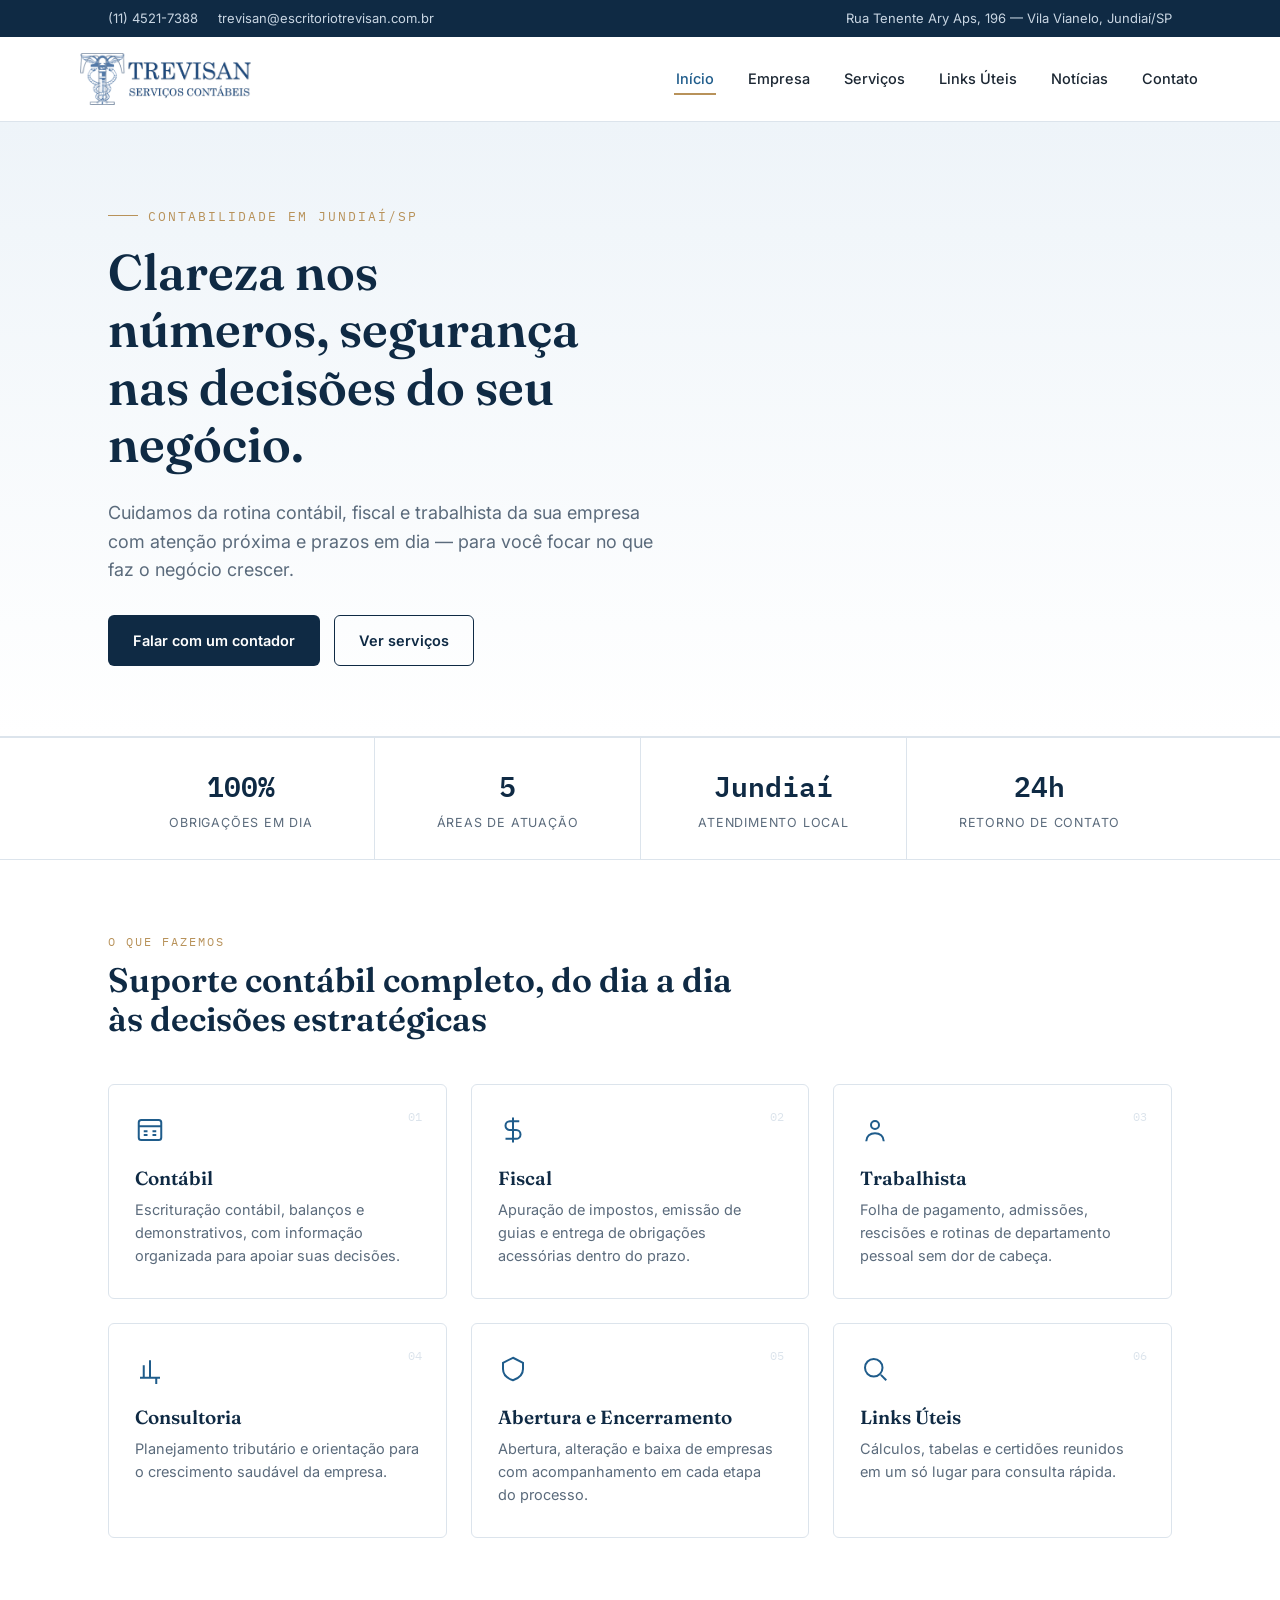
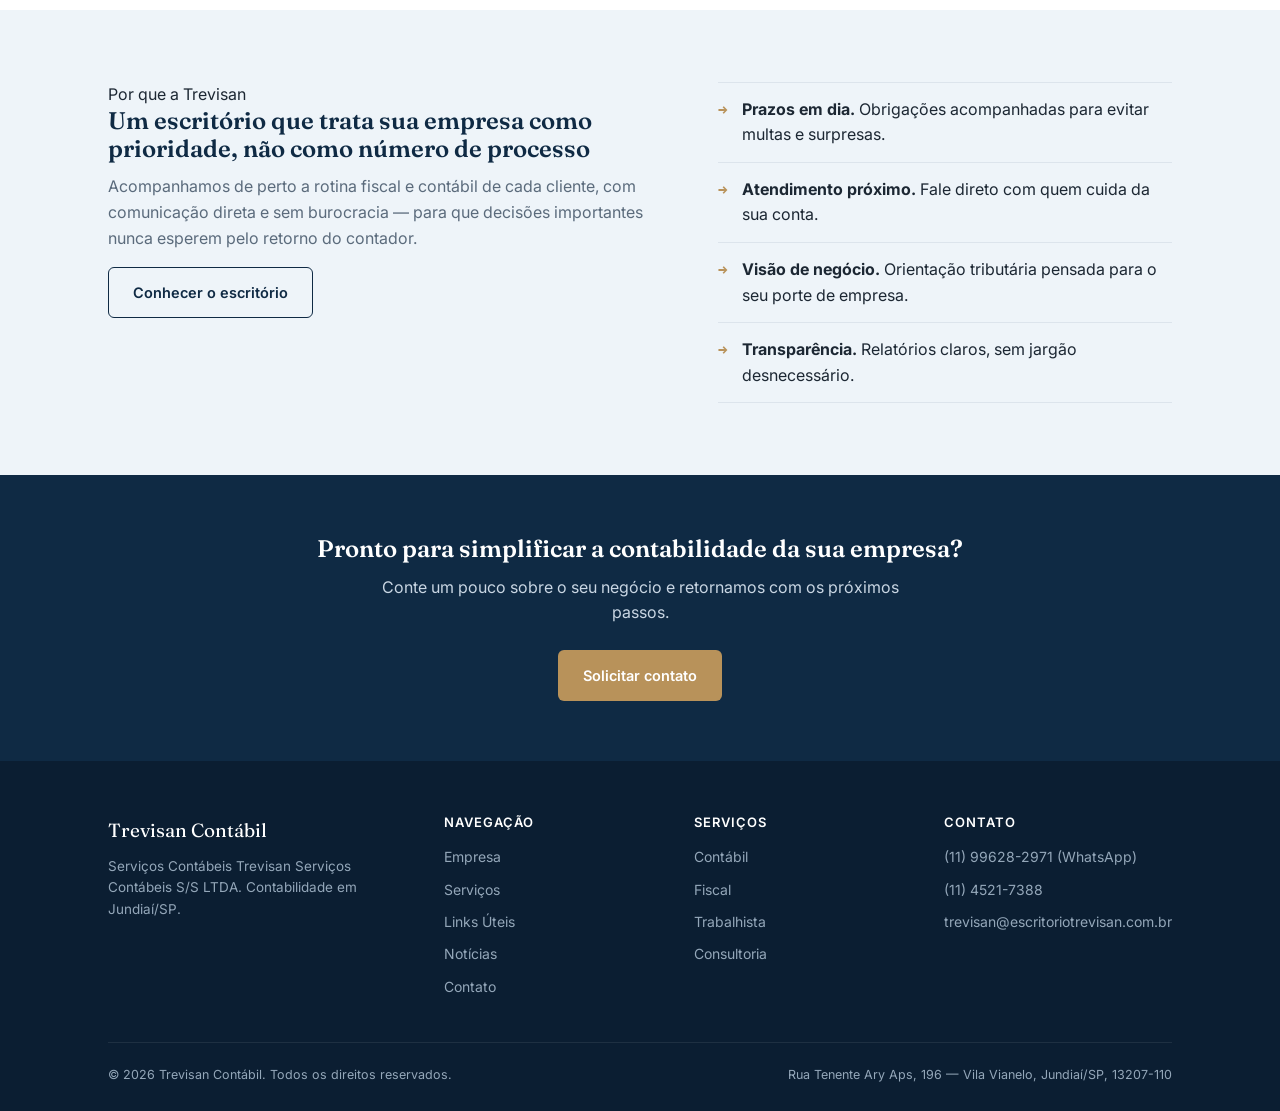
<file: index.html>
<!DOCTYPE html>
<html lang="pt-BR">
<head>
<meta charset="UTF-8">
<meta name="viewport" content="width=device-width, initial-scale=1.0">
<title>Trevisan Contábil — Contabilidade em Jundiaí/SP</title>
<meta name="description" content="Escritório de contabilidade em Jundiaí/SP. Serviços contábeis, fiscais, trabalhistas e consultoria para empresas de todos os portes.">
<link rel="preconnect" href="https://fonts.googleapis.com">
<link href="https://fonts.googleapis.com/css2?family=Fraunces:wght@500;600;700&family=Inter:wght@400;500;600;700&family=IBM+Plex+Mono:wght@500;600&display=swap" rel="stylesheet">
<link rel="stylesheet" href="styles.css">
</head>
<body>

<div class="topbar">
  <div class="container">
    <div class="topbar-links">
      <a href="tel:+551145217388">(11) 4521-7388</a>
      <a href="mailto:trevisan@escritoriotrevisan.com.br">trevisan@escritoriotrevisan.com.br</a>
    </div>
    <div>Rua Tenente Ary Aps, 196 — Vila Vianelo, Jundiaí/SP</div>
  </div>
</div>

<header class="site-header">
  <div class="container nav-wrap">
    <a href="index.html" class="brand">
      <img src="images/logo-trevisan.png" alt="Trevisan Serviços Contábeis" class="logo-img">
    </a>
    <button class="nav-toggle" aria-label="Abrir menu" aria-expanded="false"><span></span></button>
    <nav class="main-nav">
      <ul>
        <li><a href="index.html" class="active">Início</a></li>
        <li><a href="empresa.html">Empresa</a></li>
        <li><a href="servicos.html">Serviços</a></li>
        <li><a href="links-uteis.html">Links Úteis</a></li>
        <li><a href="noticias.html">Notícias</a></li>
        <li><a href="contato.html">Contato</a></li>
      </ul>
    </nav>
  </div>
</header>

<section class="hero">
  <div class="container">
    <span class="eyebrow">Contabilidade em Jundiaí/SP</span>
    <h1>Clareza nos números, segurança nas decisões do seu negócio.</h1>
    <p class="lead">Cuidamos da rotina contábil, fiscal e trabalhista da sua empresa com atenção próxima e prazos em dia — para você focar no que faz o negócio crescer.</p>
    <div class="hero-actions">
      <a href="contato.html" class="btn btn-primary">Falar com um contador</a>
      <a href="servicos.html" class="btn btn-outline">Ver serviços</a>
    </div>
  </div>
</section>

<div class="ledger-strip">
  <div class="container">
    <div class="ledger-item">
      <div class="num mono">100%</div>
      <div class="label">Obrigações em dia</div>
    </div>
    <div class="ledger-item">
      <div class="num mono">5</div>
      <div class="label">Áreas de atuação</div>
    </div>
    <div class="ledger-item">
      <div class="num mono">Jundiaí</div>
      <div class="label">Atendimento local</div>
    </div>
    <div class="ledger-item">
      <div class="num mono">24h</div>
      <div class="label">Retorno de contato</div>
    </div>
  </div>
</div>

<section>
  <div class="container">
    <div class="section-head">
      <span class="eyebrow">O que fazemos</span>
      <h2>Suporte contábil completo, do dia a dia às decisões estratégicas</h2>
    </div>
    <div class="grid grid-3">
      <div class="card">
        <span class="num-tag mono">01</span>
        <div class="icon">
          <svg width="30" height="30" viewBox="0 0 24 24" fill="none" stroke="currentColor" stroke-width="1.6"><rect x="3" y="4" width="18" height="16" rx="2"/><path d="M3 9h18"/><path d="M7 13h3M7 16h3M14 13h3M14 16h3"/></svg>
        </div>
        <h3>Contábil</h3>
        <p>Escrituração contábil, balanços e demonstrativos, com informação organizada para apoiar suas decisões.</p>
      </div>
      <div class="card">
        <span class="num-tag mono">02</span>
        <div class="icon">
          <svg width="30" height="30" viewBox="0 0 24 24" fill="none" stroke="currentColor" stroke-width="1.6"><path d="M12 2v20M17 5H9.5a3.5 3.5 0 0 0 0 7h5a3.5 3.5 0 0 1 0 7H6"/></svg>
        </div>
        <h3>Fiscal</h3>
        <p>Apuração de impostos, emissão de guias e entrega de obrigações acessórias dentro do prazo.</p>
      </div>
      <div class="card">
        <span class="num-tag mono">03</span>
        <div class="icon">
          <svg width="30" height="30" viewBox="0 0 24 24" fill="none" stroke="currentColor" stroke-width="1.6"><circle cx="12" cy="8" r="3.2"/><path d="M5 21c0-4 3.2-6.5 7-6.5S19 17 19 21"/></svg>
        </div>
        <h3>Trabalhista</h3>
        <p>Folha de pagamento, admissões, rescisões e rotinas de departamento pessoal sem dor de cabeça.</p>
      </div>
      <div class="card">
        <span class="num-tag mono">04</span>
        <div class="icon">
          <svg width="30" height="30" viewBox="0 0 24 24" fill="none" stroke="currentColor" stroke-width="1.6"><path d="M4 19h16"/><path d="M7 19V9M12 19V5M17 19v7"/></svg>
        </div>
        <h3>Consultoria</h3>
        <p>Planejamento tributário e orientação para o crescimento saudável da empresa.</p>
      </div>
      <div class="card">
        <span class="num-tag mono">05</span>
        <div class="icon">
          <svg width="30" height="30" viewBox="0 0 24 24" fill="none" stroke="currentColor" stroke-width="1.6"><path d="M12 3l8 4v5c0 5-3.5 7.5-8 9-4.5-1.5-8-4-8-9V7z"/></svg>
        </div>
        <h3>Abertura e Encerramento</h3>
        <p>Abertura, alteração e baixa de empresas com acompanhamento em cada etapa do processo.</p>
      </div>
      <div class="card">
        <span class="num-tag mono">06</span>
        <div class="icon">
          <svg width="30" height="30" viewBox="0 0 24 24" fill="none" stroke="currentColor" stroke-width="1.6"><circle cx="11" cy="11" r="7"/><path d="M21 21l-4.3-4.3"/></svg>
        </div>
        <h3>Links Úteis</h3>
        <p>Cálculos, tabelas e certidões reunidos em um só lugar para consulta rápida.</p>
      </div>
    </div>
  </div>
</section>

<section class="section-alt">
  <div class="container split">
    <div>
      <span class="eyebrow">Por que a Trevisan</span>
      <h2>Um escritório que trata sua empresa como prioridade, não como número de processo</h2>
      <p>Acompanhamos de perto a rotina fiscal e contábil de cada cliente, com comunicação direta e sem burocracia — para que decisões importantes nunca esperem pelo retorno do contador.</p>
      <a href="empresa.html" class="btn btn-outline">Conhecer o escritório</a>
    </div>
    <ul class="value-list">
      <li><span class="mark mono">→</span><div><strong>Prazos em dia.</strong> Obrigações acompanhadas para evitar multas e surpresas.</div></li>
      <li><span class="mark mono">→</span><div><strong>Atendimento próximo.</strong> Fale direto com quem cuida da sua conta.</div></li>
      <li><span class="mark mono">→</span><div><strong>Visão de negócio.</strong> Orientação tributária pensada para o seu porte de empresa.</div></li>
      <li><span class="mark mono">→</span><div><strong>Transparência.</strong> Relatórios claros, sem jargão desnecessário.</div></li>
    </ul>
  </div>
</section>

<div class="cta-band">
  <div class="container">
    <h2>Pronto para simplificar a contabilidade da sua empresa?</h2>
    <p>Conte um pouco sobre o seu negócio e retornamos com os próximos passos.</p>
    <div class="hero-actions" style="justify-content:center; margin-top:24px;">
      <a href="contato.html" class="btn btn-primary" style="background:var(--brass);">Solicitar contato</a>
    </div>
  </div>
</div>

<footer class="site-footer">
  <div class="container">
    <div class="footer-grid">
      <div class="footer-brand">
        <div class="name">Trevisan Contábil</div>
        <p>Serviços Contábeis Trevisan Serviços Contábeis S/S LTDA. Contabilidade em Jundiaí/SP.</p>
      </div>
      <div>
        <h4>Navegação</h4>
        <ul>
          <li><a href="empresa.html">Empresa</a></li>
          <li><a href="servicos.html">Serviços</a></li>
          <li><a href="links-uteis.html">Links Úteis</a></li>
          <li><a href="noticias.html">Notícias</a></li>
          <li><a href="contato.html">Contato</a></li>
        </ul>
      </div>
      <div>
        <h4>Serviços</h4>
        <ul>
          <li><a href="servicos.html#contabil">Contábil</a></li>
          <li><a href="servicos.html#fiscal">Fiscal</a></li>
          <li><a href="servicos.html#trabalhista">Trabalhista</a></li>
          <li><a href="servicos.html#consultoria">Consultoria</a></li>
        </ul>
      </div>
      <div>
        <h4>Contato</h4>
        <ul>
          <li><a href="https://wa.me/5511996282971?text=Ol%C3%A1%2C%20vim%20pelo%20site%20e%20gostaria%20de%20falar%20com%20a%20Trevisan%20Cont%C3%A1bil." target="_blank" rel="noopener">(11) 99628-2971 (WhatsApp)</a></li>
          <li><a href="tel:+551145217388">(11) 4521-7388</a></li>
          <li><a href="mailto:trevisan@escritoriotrevisan.com.br">trevisan@escritoriotrevisan.com.br</a></li>
        </ul>
      </div>
    </div>
    <div class="footer-bottom">
      <div>&copy; 2026 Trevisan Contábil. Todos os direitos reservados.</div>
      <div>Rua Tenente Ary Aps, 196 — Vila Vianelo, Jundiaí/SP, 13207-110</div>
    </div>
  </div>
</footer>

<script src="main.js"></script>
</body>
</html>
</file>
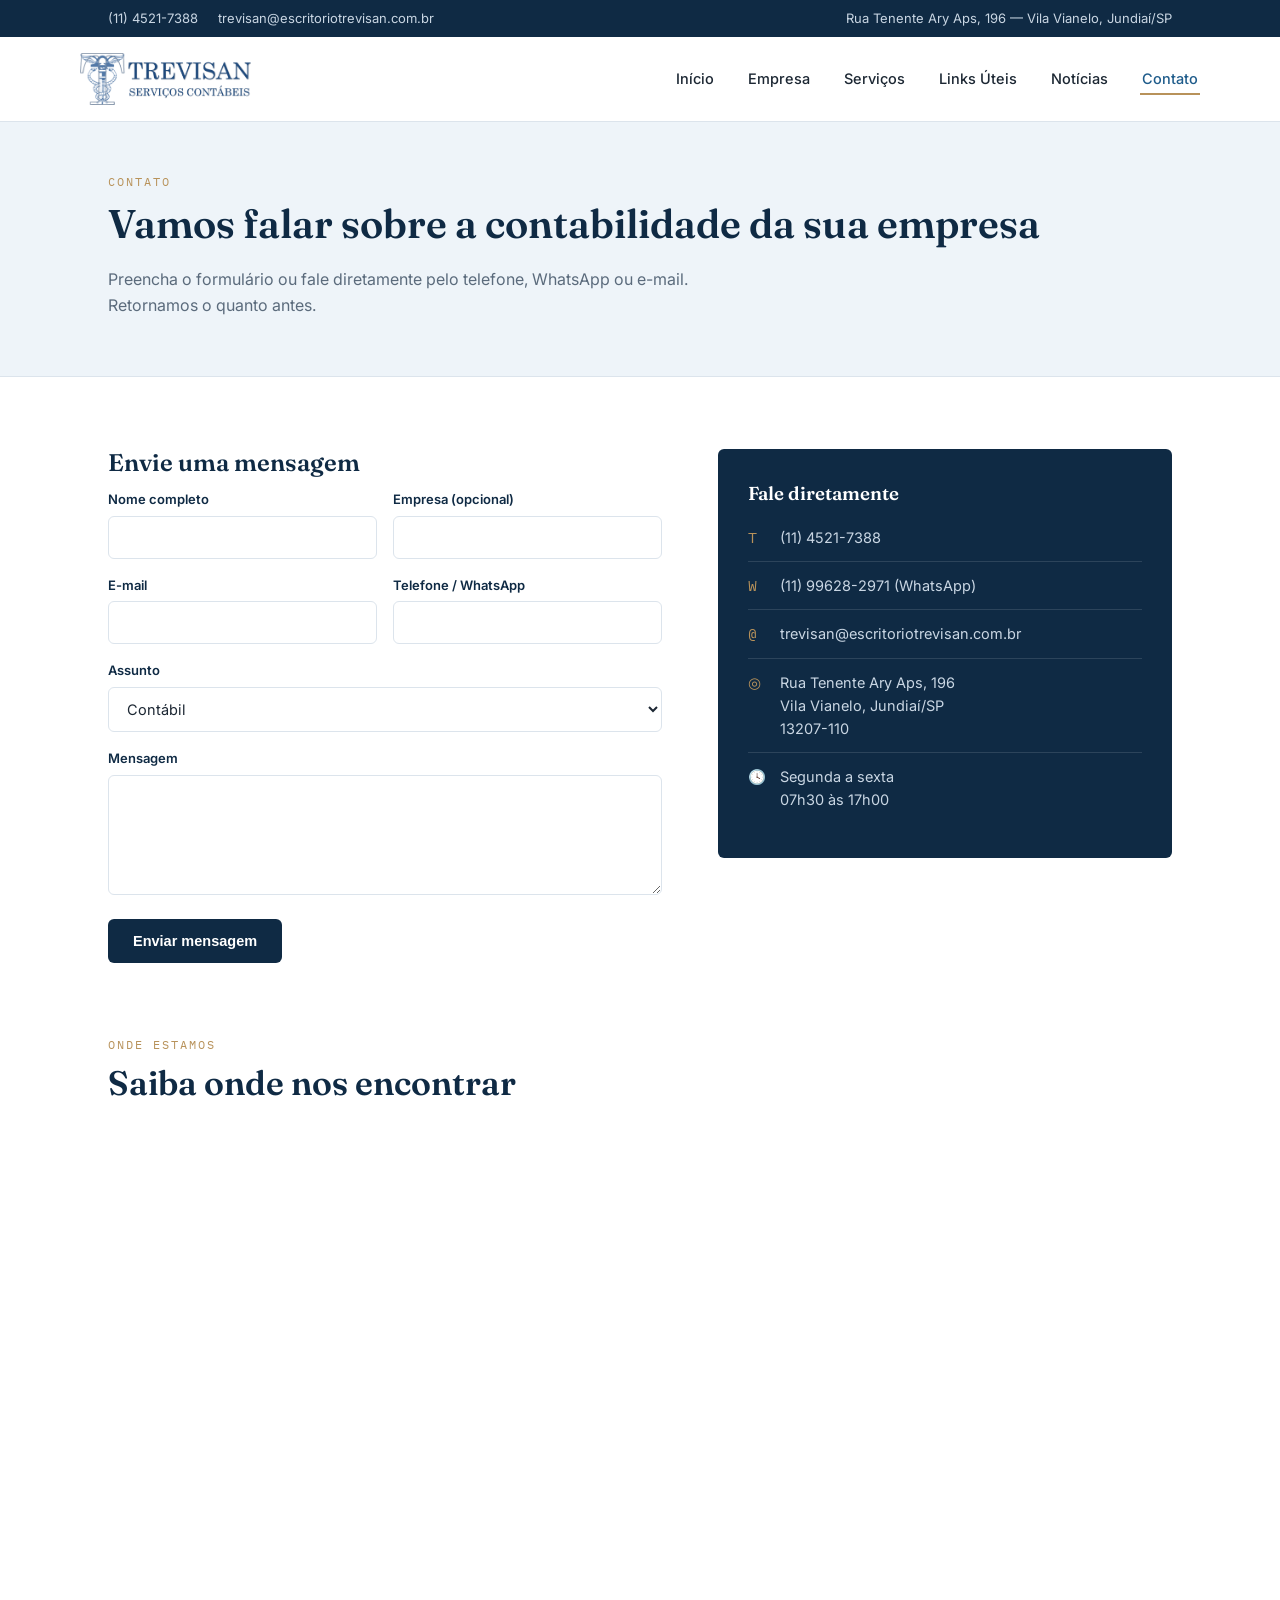
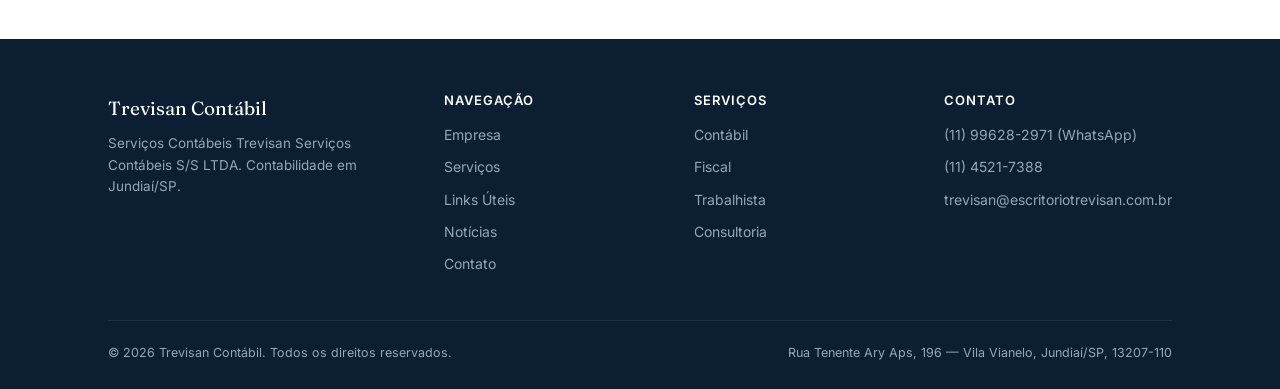
<file: contato.html>
<!DOCTYPE html>
<html lang="pt-BR">
<head>
<meta charset="UTF-8">
<meta name="viewport" content="width=device-width, initial-scale=1.0">
<title>Contato — Trevisan Contábil</title>
<meta name="description" content="Entre em contato com a Trevisan Contábil em Jundiaí/SP.">
<link rel="preconnect" href="https://fonts.googleapis.com">
<link href="https://fonts.googleapis.com/css2?family=Fraunces:wght@500;600;700&family=Inter:wght@400;500;600;700&family=IBM+Plex+Mono:wght@500;600&display=swap" rel="stylesheet">
<link rel="stylesheet" href="styles.css">
</head>
<body>

<div class="topbar">
  <div class="container">
    <div class="topbar-links">
      <a href="tel:+551145217388">(11) 4521-7388</a>
      <a href="mailto:trevisan@escritoriotrevisan.com.br">trevisan@escritoriotrevisan.com.br</a>
    </div>
    <div>Rua Tenente Ary Aps, 196 — Vila Vianelo, Jundiaí/SP</div>
  </div>
</div>

<header class="site-header">
  <div class="container nav-wrap">
    <a href="index.html" class="brand">
      <img src="images/logo-trevisan.png" alt="Trevisan Serviços Contábeis" class="logo-img">
    </a>
    <button class="nav-toggle" aria-label="Abrir menu" aria-expanded="false"><span></span></button>
    <nav class="main-nav">
      <ul>
        <li><a href="index.html">Início</a></li>
        <li><a href="empresa.html">Empresa</a></li>
        <li><a href="servicos.html">Serviços</a></li>
        <li><a href="links-uteis.html">Links Úteis</a></li>
        <li><a href="noticias.html">Notícias</a></li>
        <li><a href="contato.html" class="active">Contato</a></li>
      </ul>
    </nav>
  </div>
</header>

<div class="page-head">
  <div class="container">
    <span class="eyebrow">Contato</span>
    <h1>Vamos falar sobre a contabilidade da sua empresa</h1>
    <p>Preencha o formulário ou fale diretamente pelo telefone, WhatsApp ou e-mail. Retornamos o quanto antes.</p>
  </div>
</div>

<section>
  <div class="container split">
    <div>
      <h2>Envie uma mensagem</h2>
      <form class="contact-form" id="contato-form">
        <input type="hidden" name="access_key" value="94d0823f-a6f8-4337-b634-1171a4440c59">
        <input type="hidden" name="subject" value="Novo contato pelo site — Trevisan Contábil">
        <input type="checkbox" name="botcheck" style="display:none;">
        <div class="form-row-2">
          <div>
            <label for="nome">Nome completo</label>
            <input type="text" id="nome" name="nome" required>
          </div>
          <div>
            <label for="empresa">Empresa (opcional)</label>
            <input type="text" id="empresa" name="empresa">
          </div>
        </div>
        <div class="form-row-2">
          <div>
            <label for="email">E-mail</label>
            <input type="email" id="email" name="email" required>
          </div>
          <div>
            <label for="telefone">Telefone / WhatsApp</label>
            <input type="tel" id="telefone" name="telefone">
          </div>
        </div>
        <div>
          <label for="assunto">Assunto</label>
          <select id="assunto" name="assunto">
            <option>Contábil</option>
            <option>Fiscal</option>
            <option>Departamento Pessoal</option>
            <option>Consultoria</option>
            <option>Abertura ou encerramento de empresa</option>
            <option>Outro assunto</option>
          </select>
        </div>
        <div>
          <label for="mensagem">Mensagem</label>
          <textarea id="mensagem" name="mensagem" required></textarea>
        </div>
        <button type="submit" class="btn btn-primary" style="justify-self:start;">Enviar mensagem</button>
        <p class="form-msg" style="display:none; font-size:13.5px; color:var(--blue);"></p>
      </form>
    </div>

    <div class="contact-card">
      <h3>Fale diretamente</h3>
      <div class="row"><span class="k mono">T</span><div><a href="tel:+551145217388">(11) 4521-7388</a></div></div>
      <div class="row"><span class="k mono">W</span><div><a href="https://wa.me/5511996282971?text=Ol%C3%A1%2C%20vim%20pelo%20site%20e%20gostaria%20de%20falar%20com%20a%20Trevisan%20Cont%C3%A1bil." target="_blank" rel="noopener">(11) 99628-2971 (WhatsApp)</a></div></div>
      <div class="row"><span class="k mono">@</span><div><a href="mailto:trevisan@escritoriotrevisan.com.br">trevisan@escritoriotrevisan.com.br</a></div></div>
      <div class="row"><span class="k mono">◎</span><div>Rua Tenente Ary Aps, 196<br>Vila Vianelo, Jundiaí/SP<br>13207-110</div></div>
      <div class="row"><span class="k mono">🕓</span><div>Segunda a sexta<br>07h30 às 17h00</div></div>
    </div>
  </div>
</section>
<section class="map-section">
  <div class="container">
    <div class="section-head">
      <span class="eyebrow">Onde estamos</span>
      <h2>Saiba onde nos encontrar</h2>
    </div>
    <iframe
      class="map-embed"
      src="https://www.google.com/maps?q=Rua+Tenente+Ary+Aps,+196,+Vila+Vianelo,+Jundia%C3%AD+-+SP,+13207-110&output=embed"
      allowfullscreen=""
      loading="lazy"
      referrerpolicy="no-referrer-when-downgrade">
    </iframe>
  </div>
</section>
  
<footer class="site-footer">
  <div class="container">
    <div class="footer-grid">
      <div class="footer-brand">
        <div class="name">Trevisan Contábil</div>
        <p>Serviços Contábeis Trevisan Serviços Contábeis S/S LTDA. Contabilidade em Jundiaí/SP.</p>
      </div>
      <div>
        <h4>Navegação</h4>
        <ul>
          <li><a href="empresa.html">Empresa</a></li>
          <li><a href="servicos.html">Serviços</a></li>
          <li><a href="links-uteis.html">Links Úteis</a></li>
          <li><a href="noticias.html">Notícias</a></li>
          <li><a href="contato.html">Contato</a></li>
        </ul>
      </div>
      <div>
        <h4>Serviços</h4>
        <ul>
          <li><a href="servicos.html#contabil">Contábil</a></li>
          <li><a href="servicos.html#fiscal">Fiscal</a></li>
          <li><a href="servicos.html#trabalhista">Trabalhista</a></li>
          <li><a href="servicos.html#consultoria">Consultoria</a></li>
        </ul>
      </div>
      <div>
        <h4>Contato</h4>
        <ul>
          <li><a href="https://wa.me/5511996282971?text=Ol%C3%A1%2C%20vim%20pelo%20site%20e%20gostaria%20de%20falar%20com%20a%20Trevisan%20Cont%C3%A1bil." target="_blank" rel="noopener">(11) 99628-2971 (WhatsApp)</a></li>
          <li><a href="tel:+551145217388">(11) 4521-7388</a></li>
          <li><a href="mailto:trevisan@escritoriotrevisan.com.br">trevisan@escritoriotrevisan.com.br</a></li>
        </ul>
      </div>
    </div>
    <div class="footer-bottom">
      <div>&copy; 2026 Trevisan Contábil. Todos os direitos reservados.</div>
      <div>Rua Tenente Ary Aps, 196 — Vila Vianelo, Jundiaí/SP, 13207-110</div>
    </div>
  </div>
</footer>

<script src="main.js"></script>
</body>
</html>
</file>
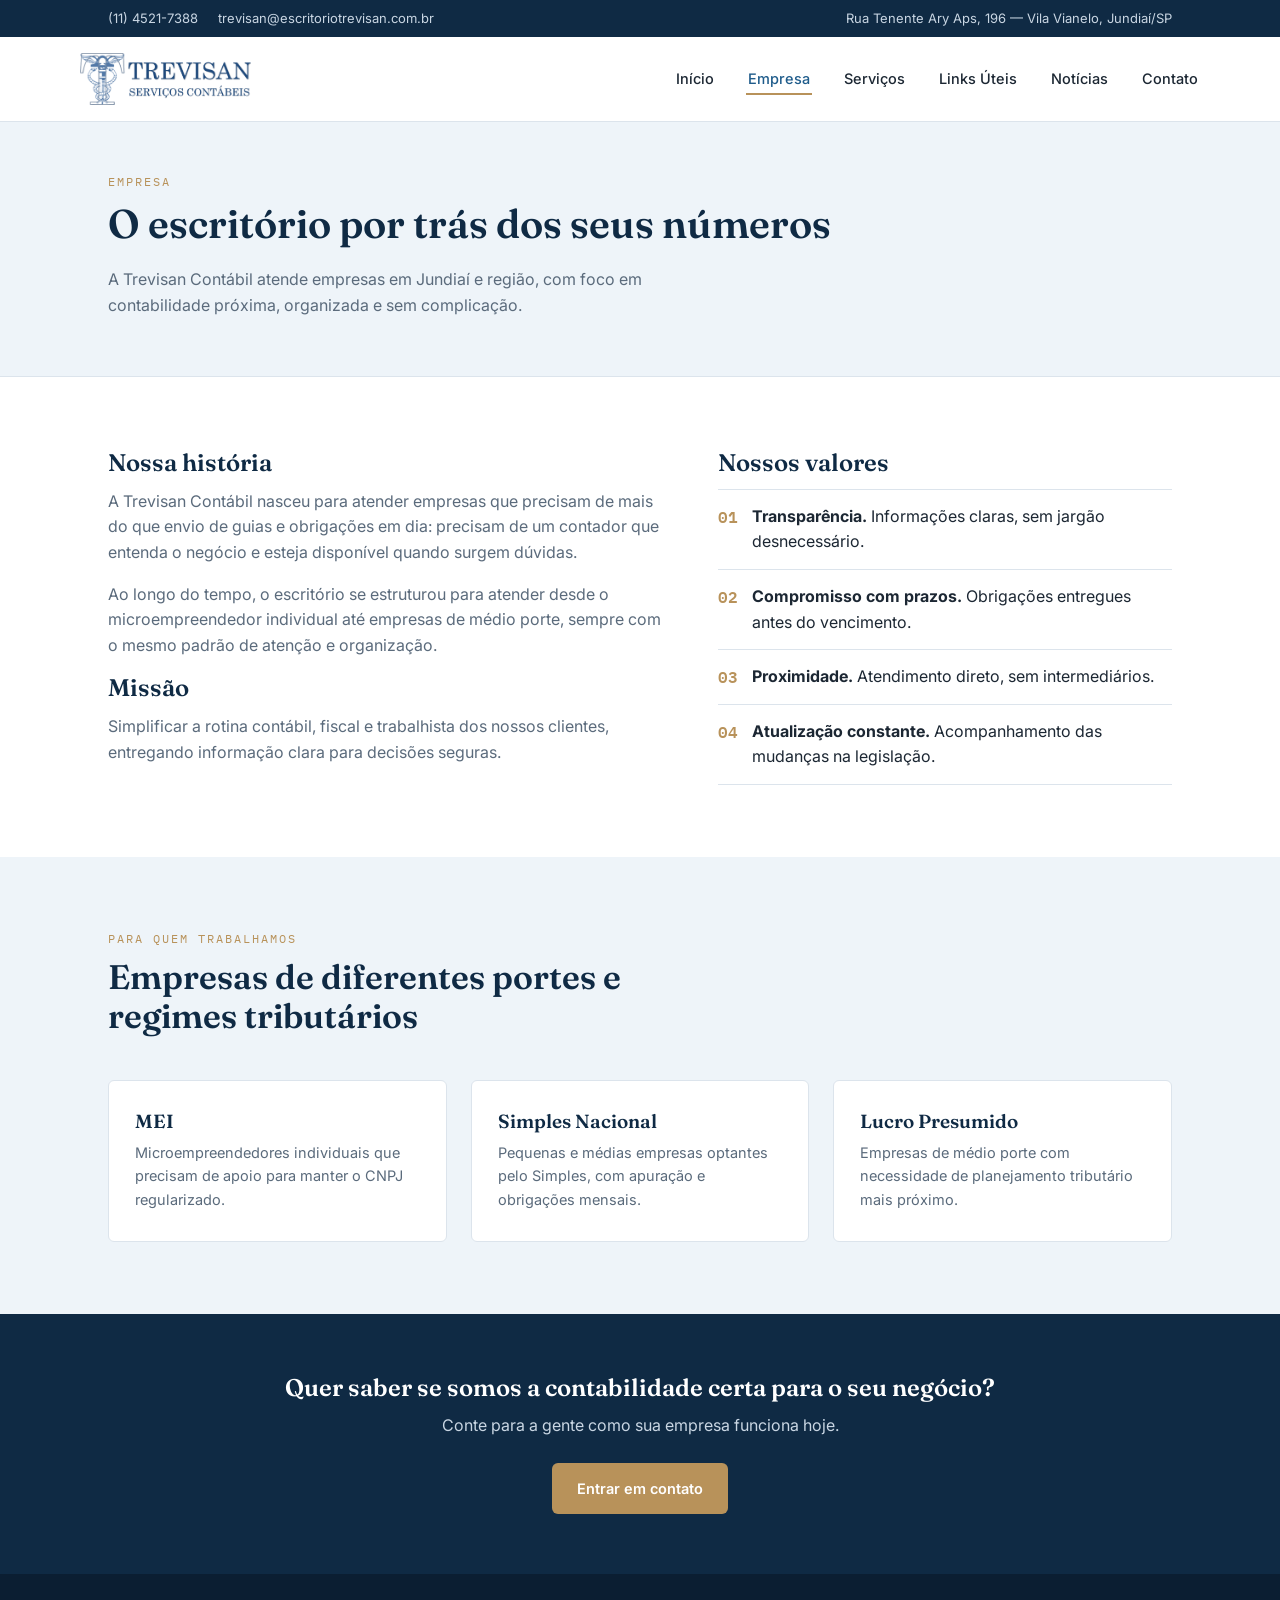
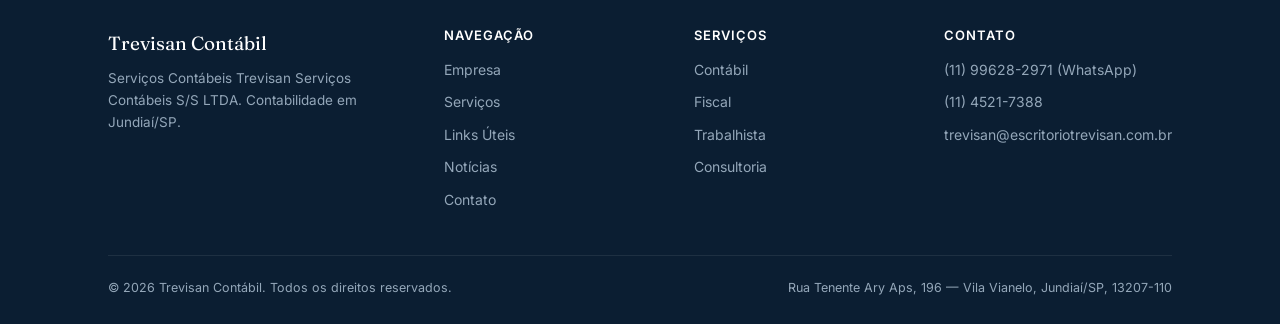
<file: empresa.html>
<!DOCTYPE html>
<html lang="pt-BR">
<head>
<meta charset="UTF-8">
<meta name="viewport" content="width=device-width, initial-scale=1.0">
<title>Empresa — Trevisan Contábil</title>
<meta name="description" content="Conheça o escritório Trevisan Contábil: história, missão e valores.">
<link rel="preconnect" href="https://fonts.googleapis.com">
<link href="https://fonts.googleapis.com/css2?family=Fraunces:wght@500;600;700&family=Inter:wght@400;500;600;700&family=IBM+Plex+Mono:wght@500;600&display=swap" rel="stylesheet">
<link rel="stylesheet" href="styles.css">
</head>
<body>

<div class="topbar">
  <div class="container">
    <div class="topbar-links">
      <a href="tel:+551145217388">(11) 4521-7388</a>
      <a href="mailto:trevisan@escritoriotrevisan.com.br">trevisan@escritoriotrevisan.com.br</a>
    </div>
    <div>Rua Tenente Ary Aps, 196 — Vila Vianelo, Jundiaí/SP</div>
  </div>
</div>

<header class="site-header">
  <div class="container nav-wrap">
    <a href="index.html" class="brand">
      <img src="images/logo-trevisan.png" alt="Trevisan Serviços Contábeis" class="logo-img">
    </a>
    <button class="nav-toggle" aria-label="Abrir menu" aria-expanded="false"><span></span></button>
    <nav class="main-nav">
      <ul>
        <li><a href="index.html">Início</a></li>
        <li><a href="empresa.html" class="active">Empresa</a></li>
        <li><a href="servicos.html">Serviços</a></li>
        <li><a href="links-uteis.html">Links Úteis</a></li>
        <li><a href="noticias.html">Notícias</a></li>
        <li><a href="contato.html">Contato</a></li>
      </ul>
    </nav>
  </div>
</header>

<div class="page-head">
  <div class="container">
    <span class="eyebrow">Empresa</span>
    <h1>O escritório por trás dos seus números</h1>
    <p>A Trevisan Contábil atende empresas em Jundiaí e região, com foco em contabilidade próxima, organizada e sem complicação.</p>
  </div>
</div>

<section>
  <div class="container split">
    <div>
      <h2>Nossa história</h2>
      <p>A Trevisan Contábil nasceu para atender empresas que precisam de mais do que envio de guias e obrigações em dia: precisam de um contador que entenda o negócio e esteja disponível quando surgem dúvidas.</p>
      <p>Ao longo do tempo, o escritório se estruturou para atender desde o microempreendedor individual até empresas de médio porte, sempre com o mesmo padrão de atenção e organização.</p>
      <h2>Missão</h2>
      <p>Simplificar a rotina contábil, fiscal e trabalhista dos nossos clientes, entregando informação clara para decisões seguras.</p>
    </div>
    <div>
      <h2>Nossos valores</h2>
      <ul class="value-list">
        <li><span class="mark mono">01</span><div><strong>Transparência.</strong> Informações claras, sem jargão desnecessário.</div></li>
        <li><span class="mark mono">02</span><div><strong>Compromisso com prazos.</strong> Obrigações entregues antes do vencimento.</div></li>
        <li><span class="mark mono">03</span><div><strong>Proximidade.</strong> Atendimento direto, sem intermediários.</div></li>
        <li><span class="mark mono">04</span><div><strong>Atualização constante.</strong> Acompanhamento das mudanças na legislação.</div></li>
      </ul>
    </div>
  </div>
</section>

<section class="section-alt">
  <div class="container">
    <div class="section-head">
      <span class="eyebrow">Para quem trabalhamos</span>
      <h2>Empresas de diferentes portes e regimes tributários</h2>
    </div>
    <div class="grid grid-3">
      <div class="card">
        <h3>MEI</h3>
        <p>Microempreendedores individuais que precisam de apoio para manter o CNPJ regularizado.</p>
      </div>
      <div class="card">
        <h3>Simples Nacional</h3>
        <p>Pequenas e médias empresas optantes pelo Simples, com apuração e obrigações mensais.</p>
      </div>
      <div class="card">
        <h3>Lucro Presumido</h3>
        <p>Empresas de médio porte com necessidade de planejamento tributário mais próximo.</p>
      </div>
    </div>
  </div>
</section>

<div class="cta-band">
  <div class="container">
    <h2>Quer saber se somos a contabilidade certa para o seu negócio?</h2>
    <p>Conte para a gente como sua empresa funciona hoje.</p>
    <div class="hero-actions" style="justify-content:center; margin-top:24px;">
      <a href="contato.html" class="btn btn-primary" style="background:var(--brass);">Entrar em contato</a>
    </div>
  </div>
</div>

<footer class="site-footer">
  <div class="container">
    <div class="footer-grid">
      <div class="footer-brand">
        <div class="name">Trevisan Contábil</div>
        <p>Serviços Contábeis Trevisan Serviços Contábeis S/S LTDA. Contabilidade em Jundiaí/SP.</p>
      </div>
      <div>
        <h4>Navegação</h4>
        <ul>
          <li><a href="empresa.html">Empresa</a></li>
          <li><a href="servicos.html">Serviços</a></li>
          <li><a href="links-uteis.html">Links Úteis</a></li>
          <li><a href="noticias.html">Notícias</a></li>
          <li><a href="contato.html">Contato</a></li>
        </ul>
      </div>
      <div>
        <h4>Serviços</h4>
        <ul>
          <li><a href="servicos.html#contabil">Contábil</a></li>
          <li><a href="servicos.html#fiscal">Fiscal</a></li>
          <li><a href="servicos.html#trabalhista">Trabalhista</a></li>
          <li><a href="servicos.html#consultoria">Consultoria</a></li>
        </ul>
      </div>
      <div>
        <h4>Contato</h4>
        <ul>
          <li><a href="https://wa.me/5511996282971?text=Ol%C3%A1%2C%20vim%20pelo%20site%20e%20gostaria%20de%20falar%20com%20a%20Trevisan%20Cont%C3%A1bil." target="_blank" rel="noopener">(11) 99628-2971 (WhatsApp)</a></li>
          <li><a href="tel:+551145217388">(11) 4521-7388</a></li>
          <li><a href="mailto:trevisan@escritoriotrevisan.com.br">trevisan@escritoriotrevisan.com.br</a></li>
        </ul>
      </div>
    </div>
    <div class="footer-bottom">
      <div>&copy; 2026 Trevisan Contábil. Todos os direitos reservados.</div>
      <div>Rua Tenente Ary Aps, 196 — Vila Vianelo, Jundiaí/SP, 13207-110</div>
    </div>
  </div>
</footer>

<script src="main.js"></script>
</body>
</html>
</file>
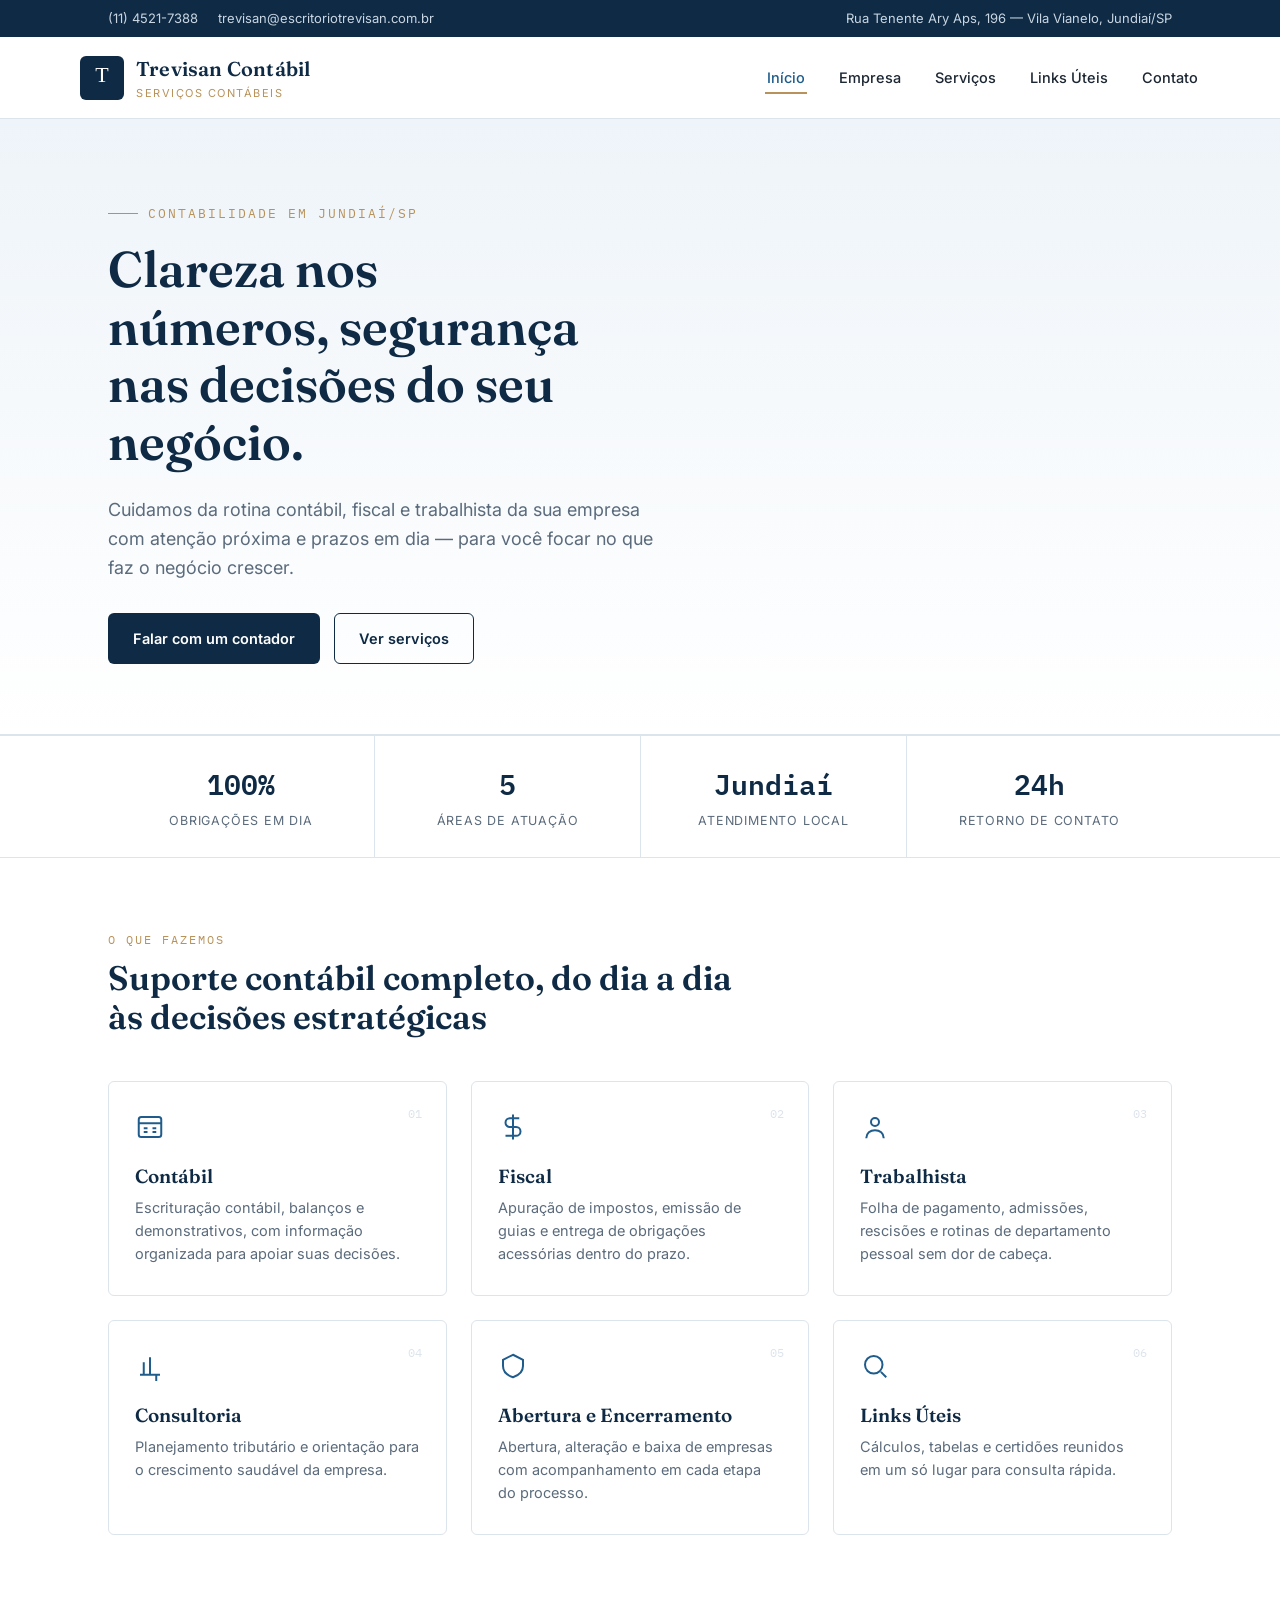
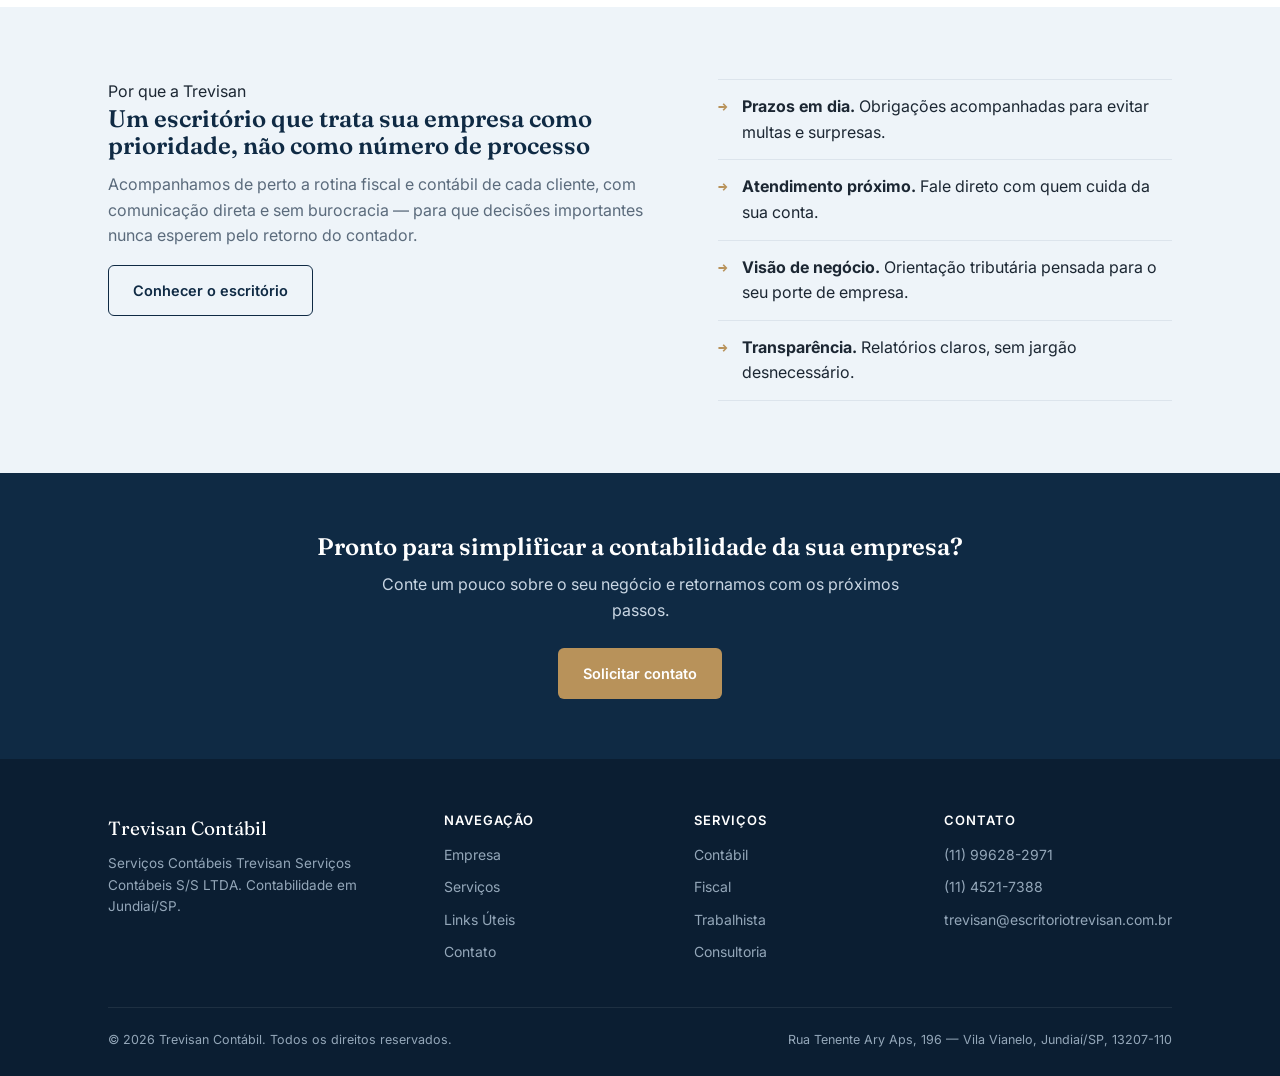
<file: index (8).html>
<!DOCTYPE html>
<html lang="pt-BR">
<head>
<meta charset="UTF-8">
<meta name="viewport" content="width=device-width, initial-scale=1.0">
<title>Trevisan Contábil — Contabilidade em Jundiaí/SP</title>
<meta name="description" content="Escritório de contabilidade em Jundiaí/SP. Serviços contábeis, fiscais, trabalhistas e consultoria para empresas de todos os portes.">
<link rel="preconnect" href="https://fonts.googleapis.com">
<link href="https://fonts.googleapis.com/css2?family=Fraunces:wght@500;600;700&family=Inter:wght@400;500;600;700&family=IBM+Plex+Mono:wght@500;600&display=swap" rel="stylesheet">
<link rel="stylesheet" href="styles.css">
</head>
<body>

<div class="topbar">
  <div class="container">
    <div class="topbar-links">
      <a href="tel:+551145217388">(11) 4521-7388</a>
      <a href="mailto:trevisan@escritoriotrevisan.com.br">trevisan@escritoriotrevisan.com.br</a>
    </div>
    <div>Rua Tenente Ary Aps, 196 — Vila Vianelo, Jundiaí/SP</div>
  </div>
</div>

<header class="site-header">
  <div class="container nav-wrap">
    <a href="index.html" class="brand">
      <!-- Substitua este bloco pela imagem real do logo, ex: <img src="logo.png" alt="Trevisan Contábil"> -->
      <img src="data:image/svg+xml,%3Csvg xmlns='http://www.w3.org/2000/svg' width='44' height='44'%3E%3Crect width='44' height='44' rx='6' fill='%230F2A44'/%3E%3Ctext x='50%25' y='58%25' font-family='Georgia,serif' font-size='22' fill='%23fff' text-anchor='middle'%3ET%3C/text%3E%3C/svg%3E" alt="Trevisan Contábil">
      <div class="brand-text">
        <div class="name">Trevisan Contábil</div>
        <div class="tag">Serviços Contábeis</div>
      </div>
    </a>
    <button class="nav-toggle" aria-label="Abrir menu" aria-expanded="false"><span></span></button>
    <nav class="main-nav">
      <ul>
        <li><a href="index.html" class="active">Início</a></li>
        <li><a href="empresa.html">Empresa</a></li>
        <li><a href="servicos.html">Serviços</a></li>
        <li><a href="links-uteis.html">Links Úteis</a></li>
        <li><a href="contato.html">Contato</a></li>
      </ul>
    </nav>
  </div>
</header>

<section class="hero">
  <div class="container">
    <span class="eyebrow">Contabilidade em Jundiaí/SP</span>
    <h1>Clareza nos números, segurança nas decisões do seu negócio.</h1>
    <p class="lead">Cuidamos da rotina contábil, fiscal e trabalhista da sua empresa com atenção próxima e prazos em dia — para você focar no que faz o negócio crescer.</p>
    <div class="hero-actions">
      <a href="contato.html" class="btn btn-primary">Falar com um contador</a>
      <a href="servicos.html" class="btn btn-outline">Ver serviços</a>
    </div>
  </div>
</section>

<div class="ledger-strip">
  <div class="container">
    <div class="ledger-item">
      <div class="num mono">100%</div>
      <div class="label">Obrigações em dia</div>
    </div>
    <div class="ledger-item">
      <div class="num mono">5</div>
      <div class="label">Áreas de atuação</div>
    </div>
    <div class="ledger-item">
      <div class="num mono">Jundiaí</div>
      <div class="label">Atendimento local</div>
    </div>
    <div class="ledger-item">
      <div class="num mono">24h</div>
      <div class="label">Retorno de contato</div>
    </div>
  </div>
</div>

<section>
  <div class="container">
    <div class="section-head">
      <span class="eyebrow">O que fazemos</span>
      <h2>Suporte contábil completo, do dia a dia às decisões estratégicas</h2>
    </div>
    <div class="grid grid-3">
      <div class="card">
        <span class="num-tag mono">01</span>
        <div class="icon">
          <svg width="30" height="30" viewBox="0 0 24 24" fill="none" stroke="currentColor" stroke-width="1.6"><rect x="3" y="4" width="18" height="16" rx="2"/><path d="M3 9h18"/><path d="M7 13h3M7 16h3M14 13h3M14 16h3"/></svg>
        </div>
        <h3>Contábil</h3>
        <p>Escrituração contábil, balanços e demonstrativos, com informação organizada para apoiar suas decisões.</p>
      </div>
      <div class="card">
        <span class="num-tag mono">02</span>
        <div class="icon">
          <svg width="30" height="30" viewBox="0 0 24 24" fill="none" stroke="currentColor" stroke-width="1.6"><path d="M12 2v20M17 5H9.5a3.5 3.5 0 0 0 0 7h5a3.5 3.5 0 0 1 0 7H6"/></svg>
        </div>
        <h3>Fiscal</h3>
        <p>Apuração de impostos, emissão de guias e entrega de obrigações acessórias dentro do prazo.</p>
      </div>
      <div class="card">
        <span class="num-tag mono">03</span>
        <div class="icon">
          <svg width="30" height="30" viewBox="0 0 24 24" fill="none" stroke="currentColor" stroke-width="1.6"><circle cx="12" cy="8" r="3.2"/><path d="M5 21c0-4 3.2-6.5 7-6.5S19 17 19 21"/></svg>
        </div>
        <h3>Trabalhista</h3>
        <p>Folha de pagamento, admissões, rescisões e rotinas de departamento pessoal sem dor de cabeça.</p>
      </div>
      <div class="card">
        <span class="num-tag mono">04</span>
        <div class="icon">
          <svg width="30" height="30" viewBox="0 0 24 24" fill="none" stroke="currentColor" stroke-width="1.6"><path d="M4 19h16"/><path d="M7 19V9M12 19V5M17 19v7"/></svg>
        </div>
        <h3>Consultoria</h3>
        <p>Planejamento tributário e orientação para o crescimento saudável da empresa.</p>
      </div>
      <div class="card">
        <span class="num-tag mono">05</span>
        <div class="icon">
          <svg width="30" height="30" viewBox="0 0 24 24" fill="none" stroke="currentColor" stroke-width="1.6"><path d="M12 3l8 4v5c0 5-3.5 7.5-8 9-4.5-1.5-8-4-8-9V7z"/></svg>
        </div>
        <h3>Abertura e Encerramento</h3>
        <p>Abertura, alteração e baixa de empresas com acompanhamento em cada etapa do processo.</p>
      </div>
      <div class="card">
        <span class="num-tag mono">06</span>
        <div class="icon">
          <svg width="30" height="30" viewBox="0 0 24 24" fill="none" stroke="currentColor" stroke-width="1.6"><circle cx="11" cy="11" r="7"/><path d="M21 21l-4.3-4.3"/></svg>
        </div>
        <h3>Links Úteis</h3>
        <p>Cálculos, tabelas e certidões reunidos em um só lugar para consulta rápida.</p>
      </div>
    </div>
  </div>
</section>

<section class="section-alt">
  <div class="container split">
    <div>
      <span class="eyebrow">Por que a Trevisan</span>
      <h2>Um escritório que trata sua empresa como prioridade, não como número de processo</h2>
      <p>Acompanhamos de perto a rotina fiscal e contábil de cada cliente, com comunicação direta e sem burocracia — para que decisões importantes nunca esperem pelo retorno do contador.</p>
      <a href="empresa.html" class="btn btn-outline">Conhecer o escritório</a>
    </div>
    <ul class="value-list">
      <li><span class="mark mono">→</span><div><strong>Prazos em dia.</strong> Obrigações acompanhadas para evitar multas e surpresas.</div></li>
      <li><span class="mark mono">→</span><div><strong>Atendimento próximo.</strong> Fale direto com quem cuida da sua conta.</div></li>
      <li><span class="mark mono">→</span><div><strong>Visão de negócio.</strong> Orientação tributária pensada para o seu porte de empresa.</div></li>
      <li><span class="mark mono">→</span><div><strong>Transparência.</strong> Relatórios claros, sem jargão desnecessário.</div></li>
    </ul>
  </div>
</section>

<div class="cta-band">
  <div class="container">
    <h2>Pronto para simplificar a contabilidade da sua empresa?</h2>
    <p>Conte um pouco sobre o seu negócio e retornamos com os próximos passos.</p>
    <div class="hero-actions" style="justify-content:center; margin-top:24px;">
      <a href="contato.html" class="btn btn-primary" style="background:var(--brass);">Solicitar contato</a>
    </div>
  </div>
</div>

<footer class="site-footer">
  <div class="container">
    <div class="footer-grid">
      <div class="footer-brand">
        <div class="name">Trevisan Contábil</div>
        <p>Serviços Contábeis Trevisan Serviços Contábeis S/S LTDA. Contabilidade em Jundiaí/SP.</p>
      </div>
      <div>
        <h4>Navegação</h4>
        <ul>
          <li><a href="empresa.html">Empresa</a></li>
          <li><a href="servicos.html">Serviços</a></li>
          <li><a href="links-uteis.html">Links Úteis</a></li>
          <li><a href="contato.html">Contato</a></li>
        </ul>
      </div>
      <div>
        <h4>Serviços</h4>
        <ul>
          <li><a href="servicos.html#contabil">Contábil</a></li>
          <li><a href="servicos.html#fiscal">Fiscal</a></li>
          <li><a href="servicos.html#trabalhista">Trabalhista</a></li>
          <li><a href="servicos.html#consultoria">Consultoria</a></li>
        </ul>
      </div>
      <div>
        <h4>Contato</h4>
        <ul>
          <li><a href="tel:+5511996282971">(11) 99628-2971</a></li>
          <li><a href="tel:+551145217388">(11) 4521-7388</a></li>
          <li><a href="mailto:trevisan@escritoriotrevisan.com.br">trevisan@escritoriotrevisan.com.br</a></li>
        </ul>
      </div>
    </div>
    <div class="footer-bottom">
      <div>&copy; 2026 Trevisan Contábil. Todos os direitos reservados.</div>
      <div>Rua Tenente Ary Aps, 196 — Vila Vianelo, Jundiaí/SP, 13207-110</div>
    </div>
  </div>
</footer>

<script src="main.js"></script>
</body>
</html>
</file>
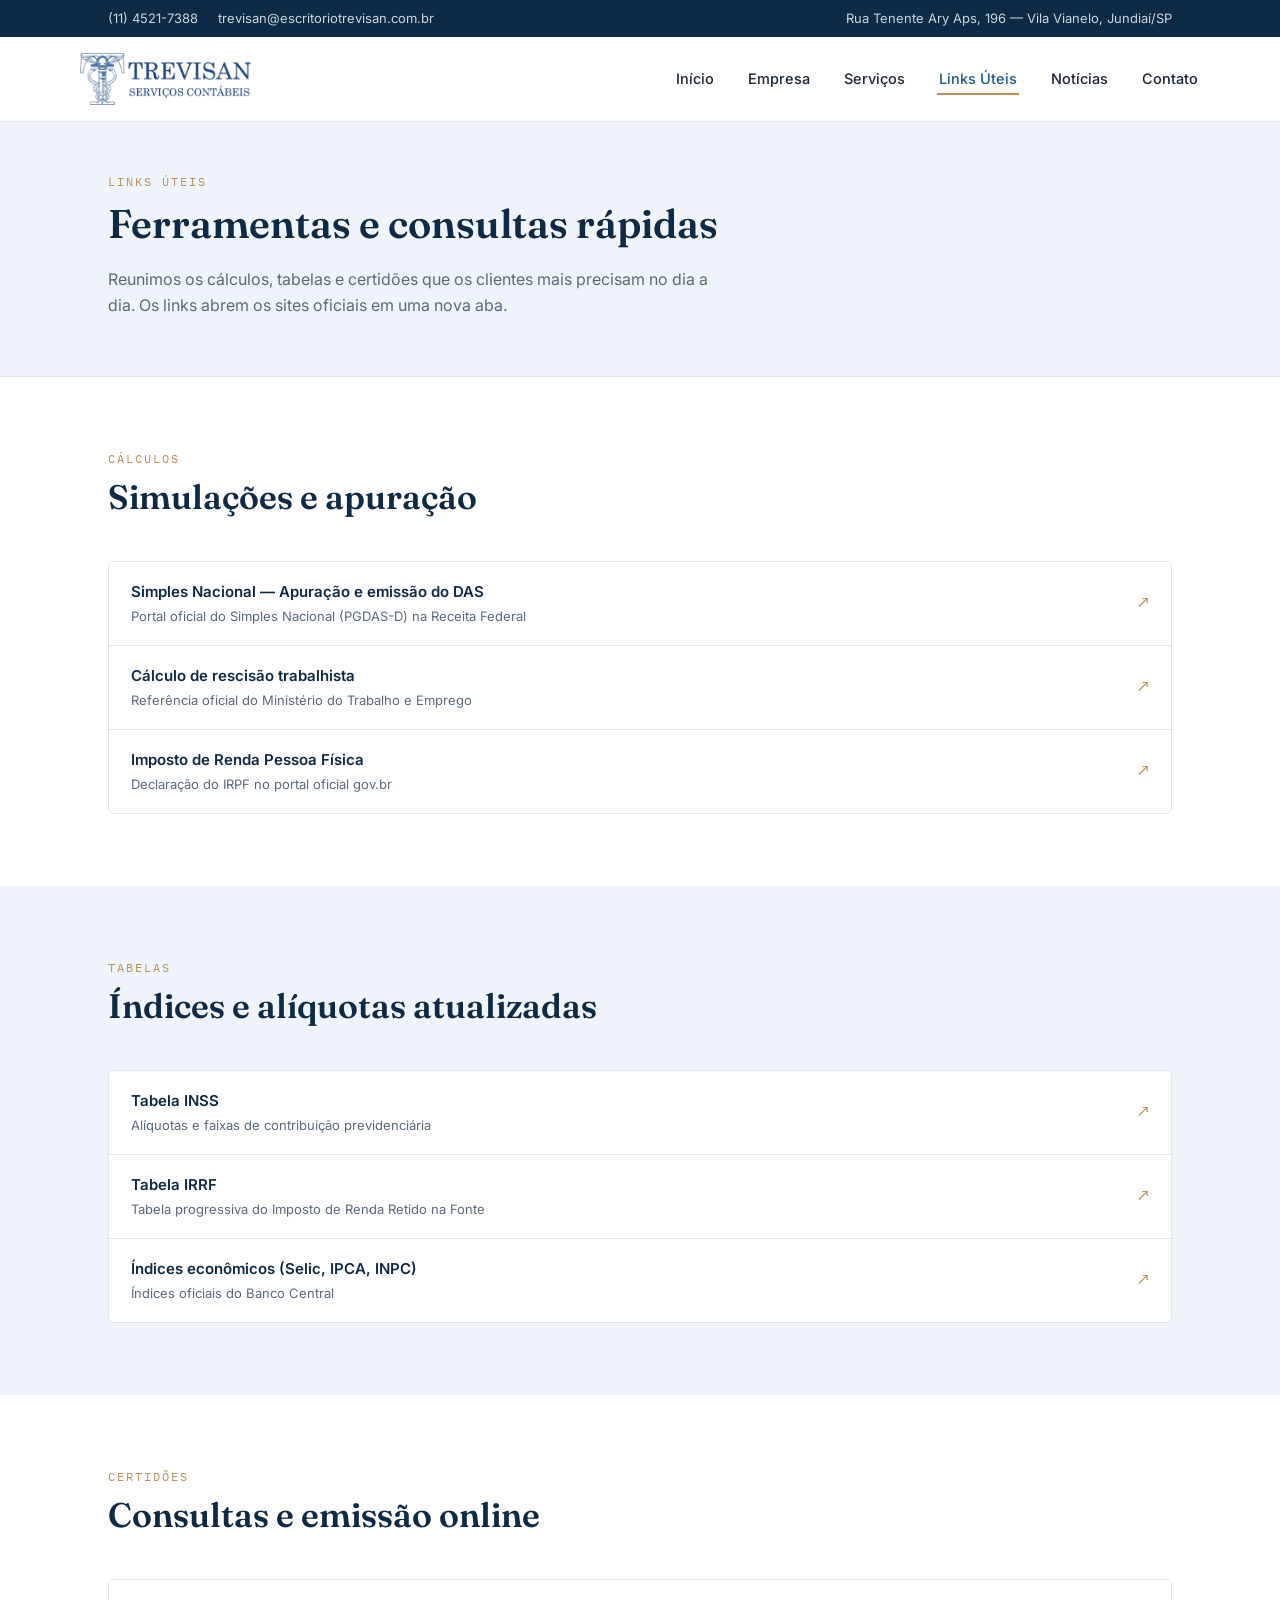
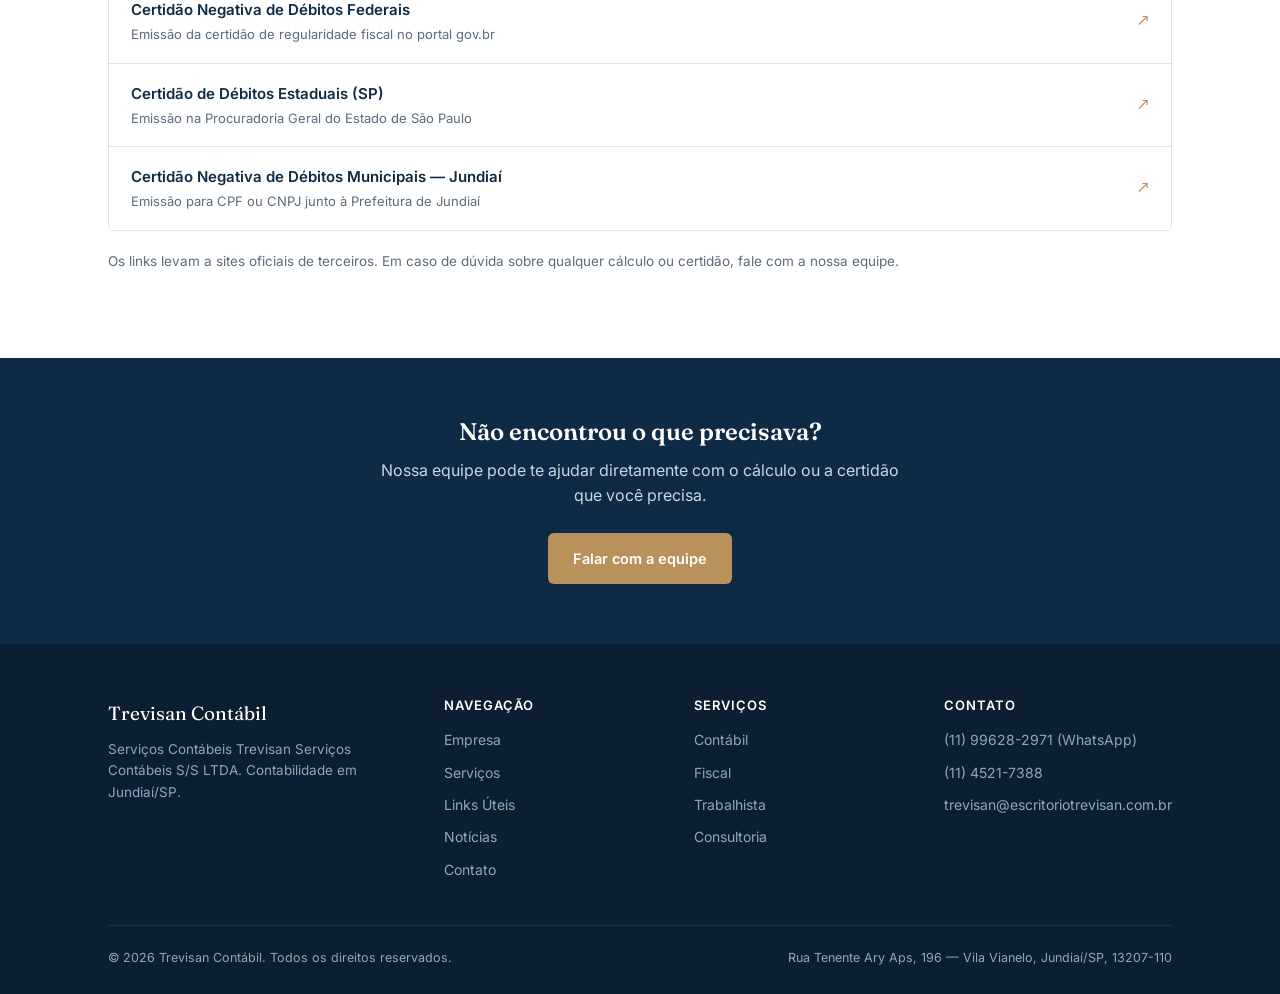
<file: links-uteis.html>
<!DOCTYPE html>
<html lang="pt-BR">
<head>
<meta charset="UTF-8">
<meta name="viewport" content="width=device-width, initial-scale=1.0">
<title>Links Úteis — Trevisan Contábil</title>
<meta name="description" content="Cálculos, tabelas e certidões úteis para sua empresa.">
<link rel="preconnect" href="https://fonts.googleapis.com">
<link href="https://fonts.googleapis.com/css2?family=Fraunces:wght@500;600;700&family=Inter:wght@400;500;600;700&family=IBM+Plex+Mono:wght@500;600&display=swap" rel="stylesheet">
<link rel="stylesheet" href="styles.css">
</head>
<body>

<div class="topbar">
  <div class="container">
    <div class="topbar-links">
      <a href="tel:+551145217388">(11) 4521-7388</a>
      <a href="mailto:trevisan@escritoriotrevisan.com.br">trevisan@escritoriotrevisan.com.br</a>
    </div>
    <div>Rua Tenente Ary Aps, 196 — Vila Vianelo, Jundiaí/SP</div>
  </div>
</div>

<header class="site-header">
  <div class="container nav-wrap">
    <a href="index.html" class="brand">
      <img src="images/logo-trevisan.png" alt="Trevisan Serviços Contábeis" class="logo-img">
    </a>
    <button class="nav-toggle" aria-label="Abrir menu" aria-expanded="false"><span></span></button>
    <nav class="main-nav">
      <ul>
        <li><a href="index.html">Início</a></li>
        <li><a href="empresa.html">Empresa</a></li>
        <li><a href="servicos.html">Serviços</a></li>
        <li><a href="links-uteis.html" class="active">Links Úteis</a></li>
        <li><a href="noticias.html">Notícias</a></li>
        <li><a href="contato.html">Contato</a></li>
      </ul>
    </nav>
  </div>
</header>

<div class="page-head">
  <div class="container">
    <span class="eyebrow">Links Úteis</span>
    <h1>Ferramentas e consultas rápidas</h1>
    <p>Reunimos os cálculos, tabelas e certidões que os clientes mais precisam no dia a dia. Os links abrem os sites oficiais em uma nova aba.</p>
  </div>
</div>

<section>
  <div class="container">
    <div class="section-head"><span class="eyebrow">Cálculos</span><h2>Simulações e apuração</h2></div>
    <div class="link-table">
      <a class="link-row" href="https://www.gov.br/pt-br/servicos/emitir-das-para-pagamento-de-tributos-do-simples-nacional" target="_blank" rel="noopener">
        <div><div class="l-title">Simples Nacional — Apuração e emissão do DAS</div><div class="l-desc">Portal oficial do Simples Nacional (PGDAS-D) na Receita Federal</div></div>
        <span class="arrow">↗</span>
      </a>
      <a class="link-row" href="https://www.gov.br/trabalho-e-emprego/pt-br" target="_blank" rel="noopener">
        <div><div class="l-title">Cálculo de rescisão trabalhista</div><div class="l-desc">Referência oficial do Ministério do Trabalho e Emprego</div></div>
        <span class="arrow">↗</span>
      </a>
      <a class="link-row" href="https://www.gov.br/pt-br/servicos/declarar-meu-imposto-de-renda" target="_blank" rel="noopener">
        <div><div class="l-title">Imposto de Renda Pessoa Física</div><div class="l-desc">Declaração do IRPF no portal oficial gov.br</div></div>
        <span class="arrow">↗</span>
      </a>
    </div>
  </div>
</section>

<section class="section-alt">
  <div class="container">
    <div class="section-head"><span class="eyebrow">Tabelas</span><h2>Índices e alíquotas atualizadas</h2></div>
    <div class="link-table">
      <a class="link-row" href="https://www.gov.br/inss/pt-br" target="_blank" rel="noopener">
        <div><div class="l-title">Tabela INSS</div><div class="l-desc">Alíquotas e faixas de contribuição previdenciária</div></div>
        <span class="arrow">↗</span>
      </a>
      <a class="link-row" href="https://www.gov.br/receitafederal/pt-br" target="_blank" rel="noopener">
        <div><div class="l-title">Tabela IRRF</div><div class="l-desc">Tabela progressiva do Imposto de Renda Retido na Fonte</div></div>
        <span class="arrow">↗</span>
      </a>
      <a class="link-row" href="https://www.bcb.gov.br/estabilidadefinanceira/indices" target="_blank" rel="noopener">
        <div><div class="l-title">Índices econômicos (Selic, IPCA, INPC)</div><div class="l-desc">Índices oficiais do Banco Central</div></div>
        <span class="arrow">↗</span>
      </a>
    </div>
  </div>
</section>

<section>
  <div class="container">
    <div class="section-head"><span class="eyebrow">Certidões</span><h2>Consultas e emissão online</h2></div>
    <div class="link-table">
      <a class="link-row" href="https://www.gov.br/pt-br/servicos/emitir-certidao-de-regularidade-fiscal" target="_blank" rel="noopener">
        <div><div class="l-title">Certidão Negativa de Débitos Federais</div><div class="l-desc">Emissão da certidão de regularidade fiscal no portal gov.br</div></div>
        <span class="arrow">↗</span>
      </a>
      <a class="link-row" href="https://www.dividaativa.pge.sp.gov.br/sc/pages/home/home_novo.jsf" target="_blank" rel="noopener">
        <div><div class="l-title">Certidão de Débitos Estaduais (SP)</div><div class="l-desc">Emissão na Procuradoria Geral do Estado de São Paulo</div></div>
        <span class="arrow">↗</span>
      </a>
      <a class="link-row" href="https://jundiai.sp.gov.br/servicos-online/certidao-negativa-de-debitos-municipais-cpf-cnpj/" target="_blank" rel="noopener">
        <div><div class="l-title">Certidão Negativa de Débitos Municipais — Jundiaí</div><div class="l-desc">Emissão para CPF ou CNPJ junto à Prefeitura de Jundiaí</div></div>
        <span class="arrow">↗</span>
      </a>
    </div>
    <p style="margin-top:20px; font-size:13.5px;">Os links levam a sites oficiais de terceiros. Em caso de dúvida sobre qualquer cálculo ou certidão, fale com a nossa equipe.</p>
  </div>
</section>

<div class="cta-band">
  <div class="container">
    <h2>Não encontrou o que precisava?</h2>
    <p>Nossa equipe pode te ajudar diretamente com o cálculo ou a certidão que você precisa.</p>
    <div class="hero-actions" style="justify-content:center; margin-top:24px;">
      <a href="contato.html" class="btn btn-primary" style="background:var(--brass);">Falar com a equipe</a>
    </div>
  </div>
</div>

<footer class="site-footer">
  <div class="container">
    <div class="footer-grid">
      <div class="footer-brand">
        <div class="name">Trevisan Contábil</div>
        <p>Serviços Contábeis Trevisan Serviços Contábeis S/S LTDA. Contabilidade em Jundiaí/SP.</p>
      </div>
      <div>
        <h4>Navegação</h4>
        <ul>
          <li><a href="empresa.html">Empresa</a></li>
          <li><a href="servicos.html">Serviços</a></li>
          <li><a href="links-uteis.html">Links Úteis</a></li>
          <li><a href="noticias.html">Notícias</a></li>
          <li><a href="contato.html">Contato</a></li>
        </ul>
      </div>
      <div>
        <h4>Serviços</h4>
        <ul>
          <li><a href="servicos.html#contabil">Contábil</a></li>
          <li><a href="servicos.html#fiscal">Fiscal</a></li>
          <li><a href="servicos.html#trabalhista">Trabalhista</a></li>
          <li><a href="servicos.html#consultoria">Consultoria</a></li>
        </ul>
      </div>
      <div>
        <h4>Contato</h4>
        <ul>
          <li><a href="https://wa.me/5511996282971?text=Ol%C3%A1%2C%20vim%20pelo%20site%20e%20gostaria%20de%20falar%20com%20a%20Trevisan%20Cont%C3%A1bil." target="_blank" rel="noopener">(11) 99628-2971 (WhatsApp)</a></li>
          <li><a href="tel:+551145217388">(11) 4521-7388</a></li>
          <li><a href="mailto:trevisan@escritoriotrevisan.com.br">trevisan@escritoriotrevisan.com.br</a></li>
        </ul>
      </div>
    </div>
    <div class="footer-bottom">
      <div>&copy; 2026 Trevisan Contábil. Todos os direitos reservados.</div>
      <div>Rua Tenente Ary Aps, 196 — Vila Vianelo, Jundiaí/SP, 13207-110</div>
    </div>
  </div>
</footer>

<script src="main.js"></script>
</body>
</html>
</file>
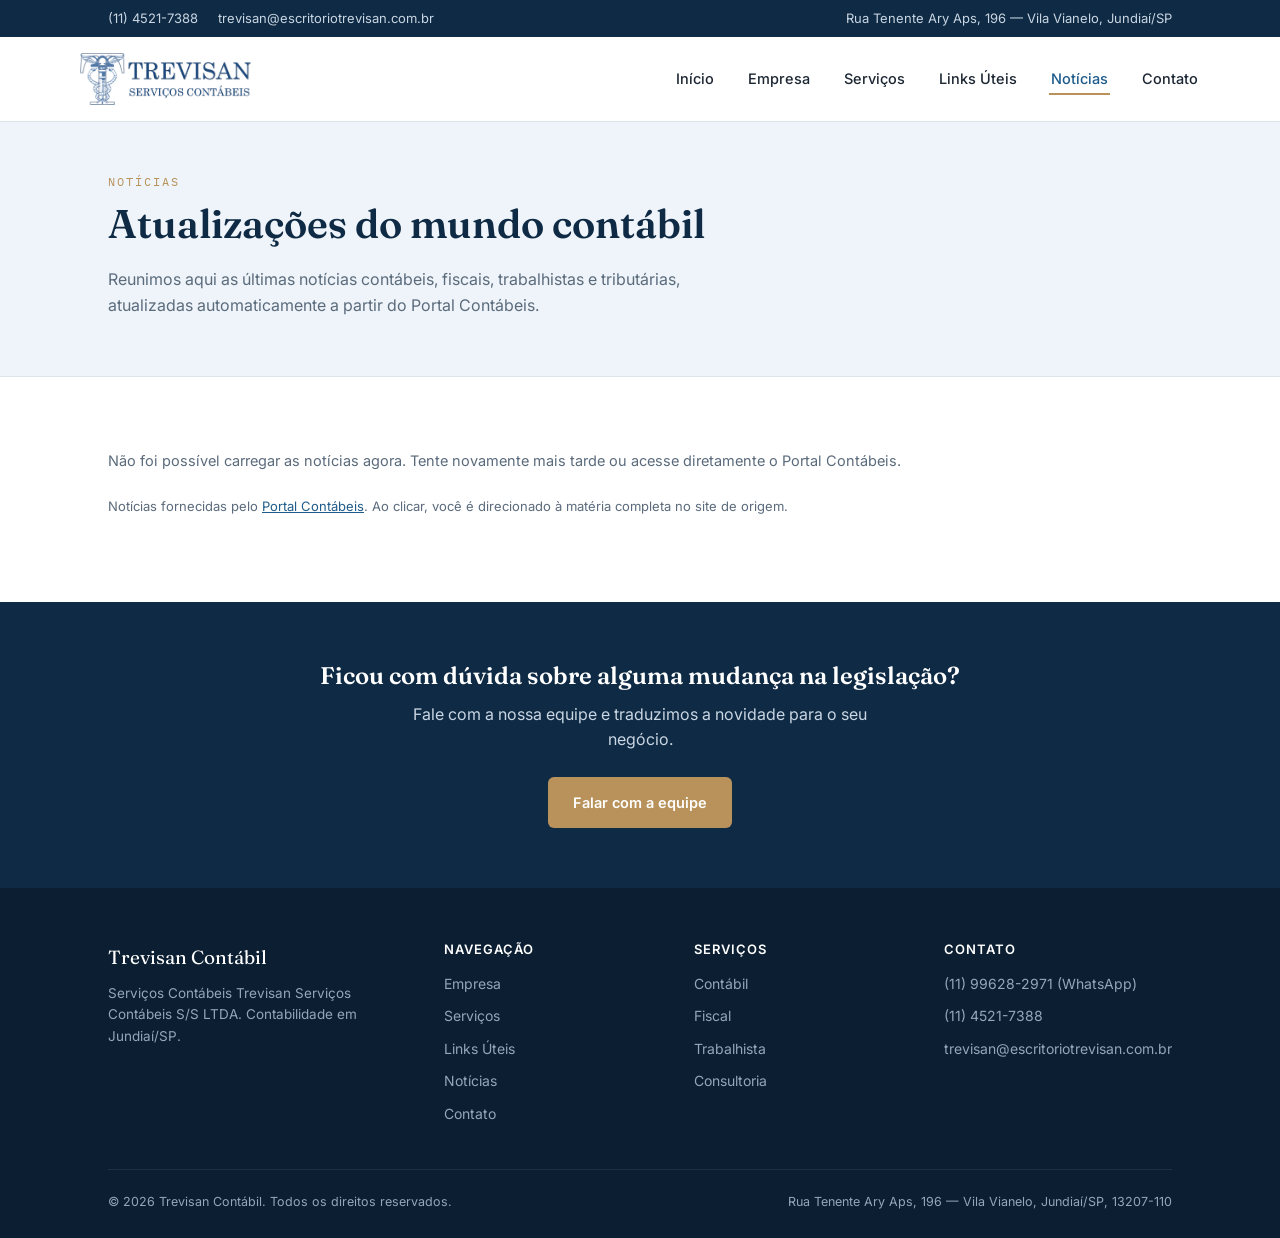
<file: noticias.html>
<!DOCTYPE html>
<html lang="pt-BR">
<head>
<meta charset="UTF-8">
<meta name="viewport" content="width=device-width, initial-scale=1.0">
<title>Notícias — Trevisan Contábil</title>
<meta name="description" content="Atualizações recentes do mundo contábil: contábil, fiscal, trabalhista e tributário.">
<link rel="preconnect" href="https://fonts.googleapis.com">
<link href="https://fonts.googleapis.com/css2?family=Fraunces:wght@500;600;700&family=Inter:wght@400;500;600;700&family=IBM+Plex+Mono:wght@500;600&display=swap" rel="stylesheet">
<link rel="stylesheet" href="styles.css">
</head>
<body>

<div class="topbar">
  <div class="container">
    <div class="topbar-links">
      <a href="tel:+551145217388">(11) 4521-7388</a>
      <a href="mailto:trevisan@escritoriotrevisan.com.br">trevisan@escritoriotrevisan.com.br</a>
    </div>
    <div>Rua Tenente Ary Aps, 196 — Vila Vianelo, Jundiaí/SP</div>
  </div>
</div>

<header class="site-header">
  <div class="container nav-wrap">
    <a href="index.html" class="brand">
      <img src="images/logo-trevisan.png" alt="Trevisan Serviços Contábeis" class="logo-img">
    </a>
    <button class="nav-toggle" aria-label="Abrir menu" aria-expanded="false"><span></span></button>
    <nav class="main-nav">
      <ul>
        <li><a href="index.html">Início</a></li>
        <li><a href="empresa.html">Empresa</a></li>
        <li><a href="servicos.html">Serviços</a></li>
        <li><a href="links-uteis.html">Links Úteis</a></li>
        <li><a href="noticias.html" class="active">Notícias</a></li>
        <li><a href="contato.html">Contato</a></li>
      </ul>
    </nav>
  </div>
</header>

<div class="page-head">
  <div class="container">
    <span class="eyebrow">Notícias</span>
    <h1>Atualizações do mundo contábil</h1>
    <p>Reunimos aqui as últimas notícias contábeis, fiscais, trabalhistas e tributárias, atualizadas automaticamente a partir do Portal Contábeis.</p>
  </div>
</div>

<section>
  <div class="container">
    <div id="news-status" style="color:var(--ink-light); font-size:14.5px; margin-bottom:24px;">Carregando notícias mais recentes…</div>
    <div id="news-list" class="link-table" style="display:none;"></div>
    <p style="margin-top:24px; font-size:13px; color:var(--ink-light);">
      Notícias fornecidas pelo <a href="https://www.contabeis.com.br/" target="_blank" rel="noopener" style="color:var(--blue); text-decoration:underline;">Portal Contábeis</a>. Ao clicar, você é direcionado à matéria completa no site de origem.
    </p>
  </div>
</section>

<div class="cta-band">
  <div class="container">
    <h2>Ficou com dúvida sobre alguma mudança na legislação?</h2>
    <p>Fale com a nossa equipe e traduzimos a novidade para o seu negócio.</p>
    <div class="hero-actions" style="justify-content:center; margin-top:24px;">
      <a href="contato.html" class="btn btn-primary" style="background:var(--brass);">Falar com a equipe</a>
    </div>
  </div>
</div>

<footer class="site-footer">
  <div class="container">
    <div class="footer-grid">
      <div class="footer-brand">
        <div class="name">Trevisan Contábil</div>
        <p>Serviços Contábeis Trevisan Serviços Contábeis S/S LTDA. Contabilidade em Jundiaí/SP.</p>
      </div>
      <div>
        <h4>Navegação</h4>
        <ul>
          <li><a href="empresa.html">Empresa</a></li>
          <li><a href="servicos.html">Serviços</a></li>
          <li><a href="links-uteis.html">Links Úteis</a></li>
          <li><a href="noticias.html">Notícias</a></li>
          <li><a href="contato.html">Contato</a></li>
        </ul>
      </div>
      <div>
        <h4>Serviços</h4>
        <ul>
          <li><a href="servicos.html#contabil">Contábil</a></li>
          <li><a href="servicos.html#fiscal">Fiscal</a></li>
          <li><a href="servicos.html#trabalhista">Trabalhista</a></li>
          <li><a href="servicos.html#consultoria">Consultoria</a></li>
        </ul>
      </div>
      <div>
        <h4>Contato</h4>
        <ul>
          <li><a href="https://wa.me/5511996282971?text=Ol%C3%A1%2C%20vim%20pelo%20site%20e%20gostaria%20de%20falar%20com%20a%20Trevisan%20Cont%C3%A1bil." target="_blank" rel="noopener">(11) 99628-2971 (WhatsApp)</a></li>
          <li><a href="tel:+551145217388">(11) 4521-7388</a></li>
          <li><a href="mailto:trevisan@escritoriotrevisan.com.br">trevisan@escritoriotrevisan.com.br</a></li>
        </ul>
      </div>
    </div>
    <div class="footer-bottom">
      <div>&copy; 2026 Trevisan Contábil. Todos os direitos reservados.</div>
      <div>Rua Tenente Ary Aps, 196 — Vila Vianelo, Jundiaí/SP, 13207-110</div>
    </div>
  </div>
</footer>

<script src="main.js"></script>
</body>
</html>
</file>
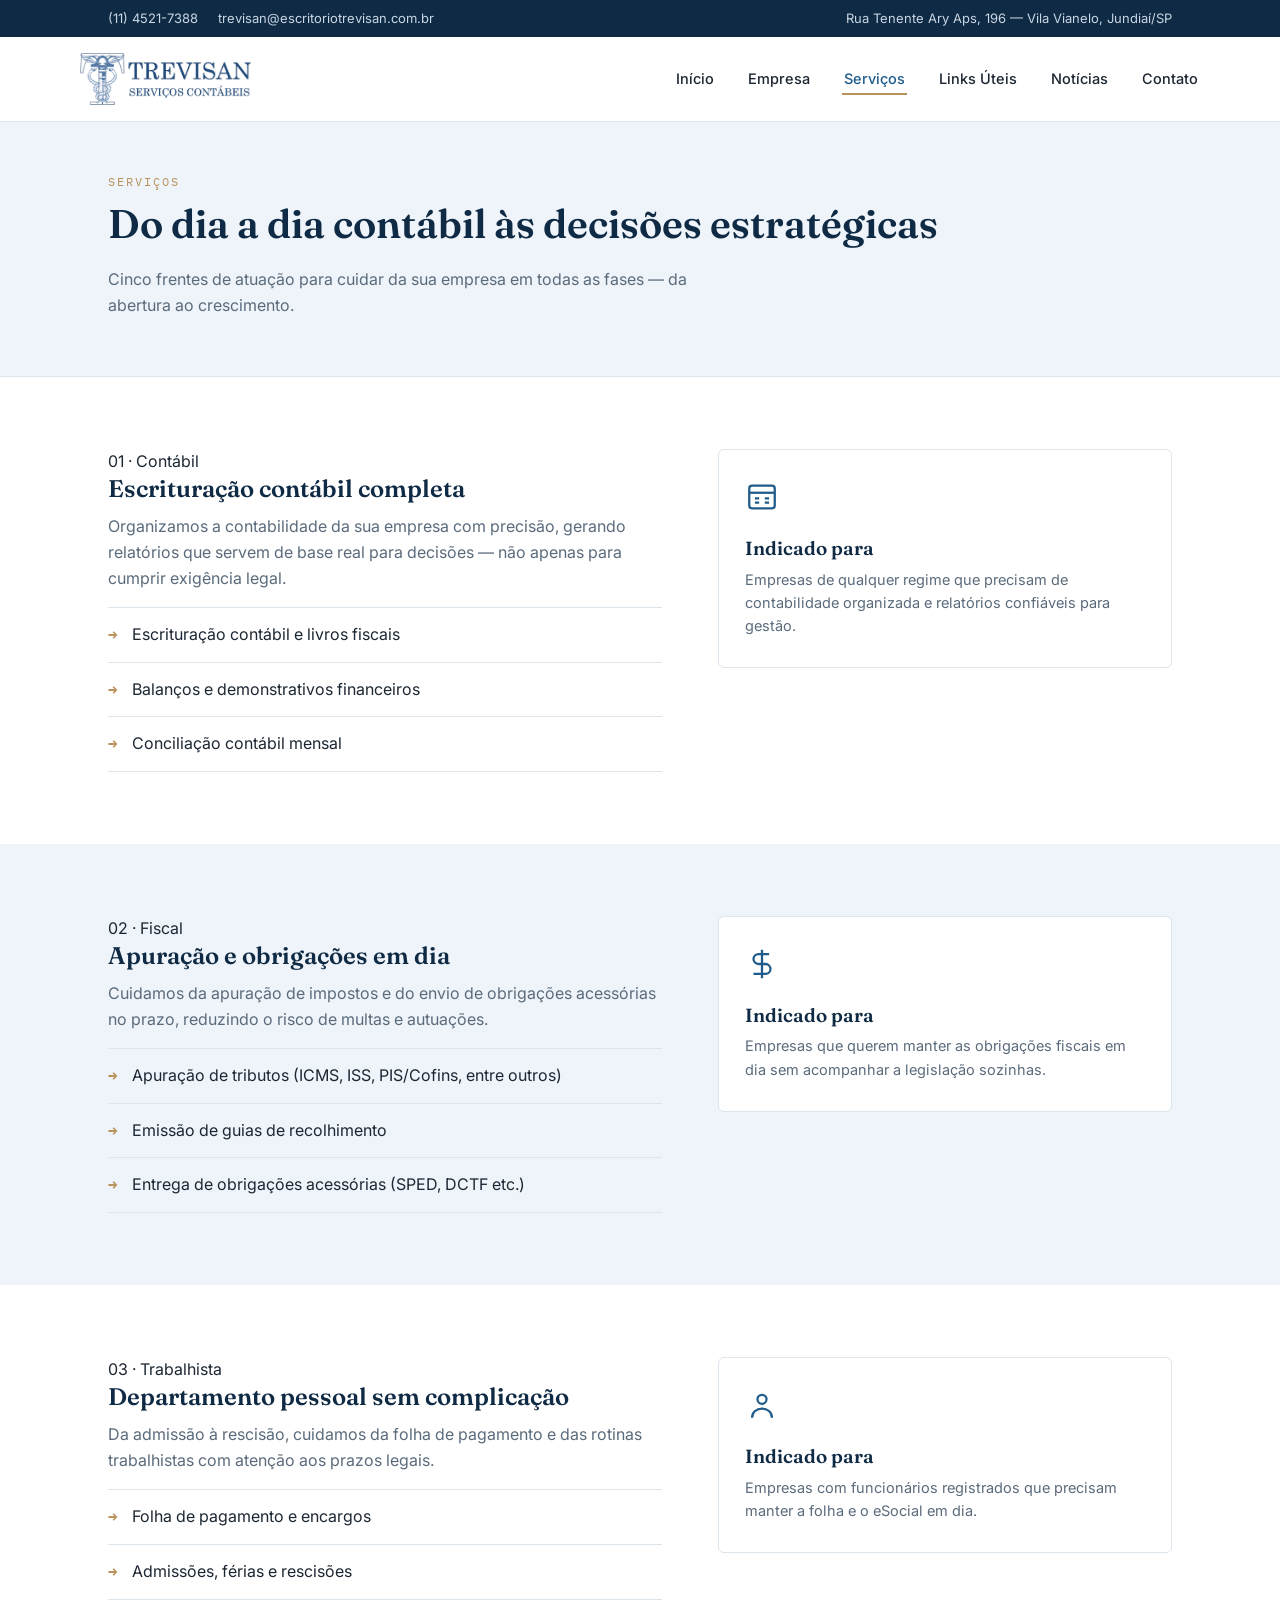
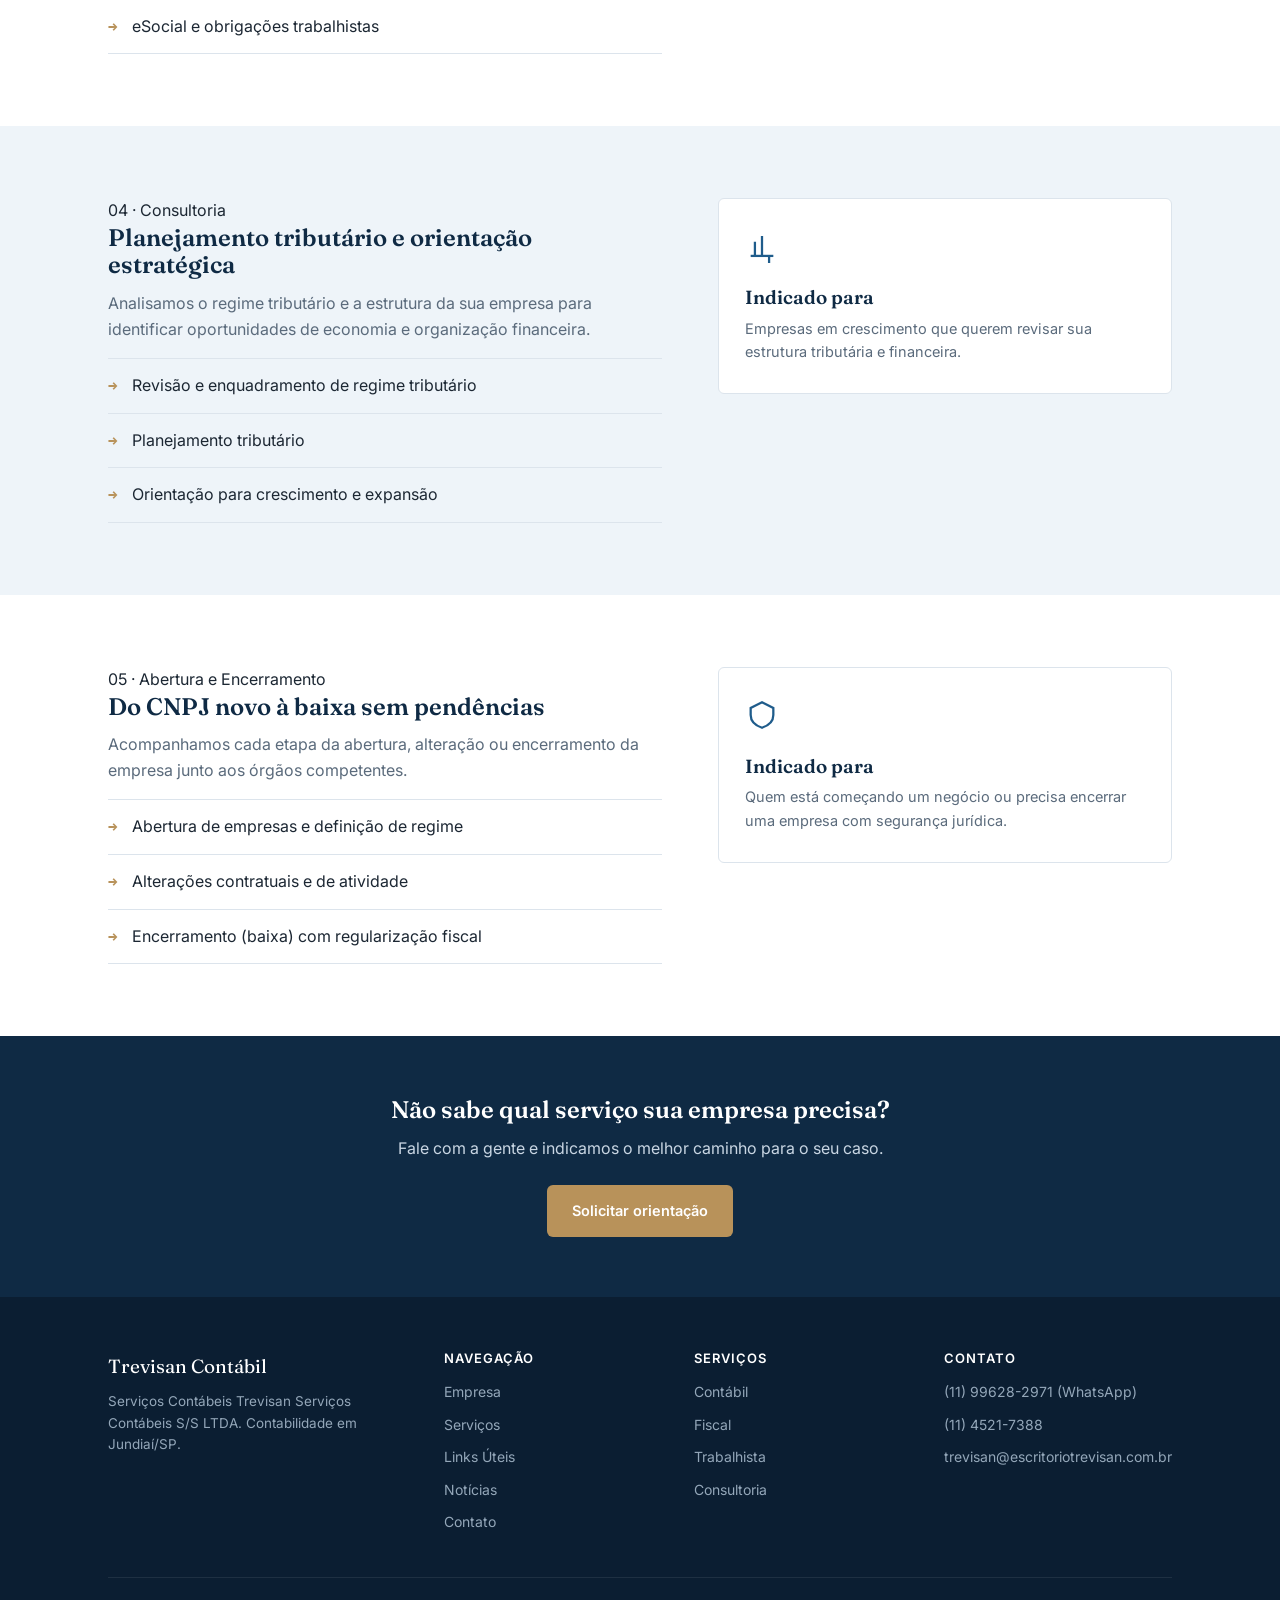
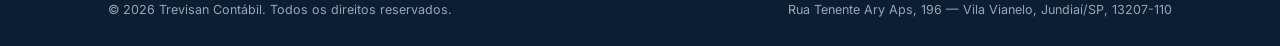
<file: servicos.html>
<!DOCTYPE html>
<html lang="pt-BR">
<head>
<meta charset="UTF-8">
<meta name="viewport" content="width=device-width, initial-scale=1.0">
<title>Serviços — Trevisan Contábil</title>
<meta name="description" content="Serviços contábeis, fiscais, trabalhistas, consultoria e abertura/encerramento de empresas.">
<link rel="preconnect" href="https://fonts.googleapis.com">
<link href="https://fonts.googleapis.com/css2?family=Fraunces:wght@500;600;700&family=Inter:wght@400;500;600;700&family=IBM+Plex+Mono:wght@500;600&display=swap" rel="stylesheet">
<link rel="stylesheet" href="styles.css">
</head>
<body>

<div class="topbar">
  <div class="container">
    <div class="topbar-links">
      <a href="tel:+551145217388">(11) 4521-7388</a>
      <a href="mailto:trevisan@escritoriotrevisan.com.br">trevisan@escritoriotrevisan.com.br</a>
    </div>
    <div>Rua Tenente Ary Aps, 196 — Vila Vianelo, Jundiaí/SP</div>
  </div>
</div>

<header class="site-header">
  <div class="container nav-wrap">
    <a href="index.html" class="brand">
      <img src="images/logo-trevisan.png" alt="Trevisan Serviços Contábeis" class="logo-img">
    </a>
    <button class="nav-toggle" aria-label="Abrir menu" aria-expanded="false"><span></span></button>
    <nav class="main-nav">
      <ul>
        <li><a href="index.html">Início</a></li>
        <li><a href="empresa.html">Empresa</a></li>
        <li><a href="servicos.html" class="active">Serviços</a></li>
        <li><a href="links-uteis.html">Links Úteis</a></li>
        <li><a href="noticias.html">Notícias</a></li>
        <li><a href="contato.html">Contato</a></li>
      </ul>
    </nav>
  </div>
</header>

<div class="page-head">
  <div class="container">
    <span class="eyebrow">Serviços</span>
    <h1>Do dia a dia contábil às decisões estratégicas</h1>
    <p>Cinco frentes de atuação para cuidar da sua empresa em todas as fases — da abertura ao crescimento.</p>
  </div>
</div>

<section id="contabil">
  <div class="container split">
    <div>
      <span class="eyebrow">01 · Contábil</span>
      <h2>Escrituração contábil completa</h2>
      <p>Organizamos a contabilidade da sua empresa com precisão, gerando relatórios que servem de base real para decisões — não apenas para cumprir exigência legal.</p>
      <ul class="value-list">
        <li><span class="mark mono">→</span><div>Escrituração contábil e livros fiscais</div></li>
        <li><span class="mark mono">→</span><div>Balanços e demonstrativos financeiros</div></li>
        <li><span class="mark mono">→</span><div>Conciliação contábil mensal</div></li>
      </ul>
    </div>
    <div class="card">
      <div class="icon">
        <svg width="34" height="34" viewBox="0 0 24 24" fill="none" stroke="currentColor" stroke-width="1.6"><rect x="3" y="4" width="18" height="16" rx="2"/><path d="M3 9h18"/><path d="M7 13h3M7 16h3M14 13h3M14 16h3"/></svg>
      </div>
      <h3>Indicado para</h3>
      <p>Empresas de qualquer regime que precisam de contabilidade organizada e relatórios confiáveis para gestão.</p>
    </div>
  </div>
</section>

<section class="section-alt" id="fiscal">
  <div class="container split">
    <div>
      <span class="eyebrow">02 · Fiscal</span>
      <h2>Apuração e obrigações em dia</h2>
      <p>Cuidamos da apuração de impostos e do envio de obrigações acessórias no prazo, reduzindo o risco de multas e autuações.</p>
      <ul class="value-list">
        <li><span class="mark mono">→</span><div>Apuração de tributos (ICMS, ISS, PIS/Cofins, entre outros)</div></li>
        <li><span class="mark mono">→</span><div>Emissão de guias de recolhimento</div></li>
        <li><span class="mark mono">→</span><div>Entrega de obrigações acessórias (SPED, DCTF etc.)</div></li>
      </ul>
    </div>
    <div class="card">
      <div class="icon">
        <svg width="34" height="34" viewBox="0 0 24 24" fill="none" stroke="currentColor" stroke-width="1.6"><path d="M12 2v20M17 5H9.5a3.5 3.5 0 0 0 0 7h5a3.5 3.5 0 0 1 0 7H6"/></svg>
      </div>
      <h3>Indicado para</h3>
      <p>Empresas que querem manter as obrigações fiscais em dia sem acompanhar a legislação sozinhas.</p>
    </div>
  </div>
</section>

<section id="trabalhista">
  <div class="container split">
    <div>
      <span class="eyebrow">03 · Trabalhista</span>
      <h2>Departamento pessoal sem complicação</h2>
      <p>Da admissão à rescisão, cuidamos da folha de pagamento e das rotinas trabalhistas com atenção aos prazos legais.</p>
      <ul class="value-list">
        <li><span class="mark mono">→</span><div>Folha de pagamento e encargos</div></li>
        <li><span class="mark mono">→</span><div>Admissões, férias e rescisões</div></li>
        <li><span class="mark mono">→</span><div>eSocial e obrigações trabalhistas</div></li>
      </ul>
    </div>
    <div class="card">
      <div class="icon">
        <svg width="34" height="34" viewBox="0 0 24 24" fill="none" stroke="currentColor" stroke-width="1.6"><circle cx="12" cy="8" r="3.2"/><path d="M5 21c0-4 3.2-6.5 7-6.5S19 17 19 21"/></svg>
      </div>
      <h3>Indicado para</h3>
      <p>Empresas com funcionários registrados que precisam manter a folha e o eSocial em dia.</p>
    </div>
  </div>
</section>

<section class="section-alt" id="consultoria">
  <div class="container split">
    <div>
      <span class="eyebrow">04 · Consultoria</span>
      <h2>Planejamento tributário e orientação estratégica</h2>
      <p>Analisamos o regime tributário e a estrutura da sua empresa para identificar oportunidades de economia e organização financeira.</p>
      <ul class="value-list">
        <li><span class="mark mono">→</span><div>Revisão e enquadramento de regime tributário</div></li>
        <li><span class="mark mono">→</span><div>Planejamento tributário</div></li>
        <li><span class="mark mono">→</span><div>Orientação para crescimento e expansão</div></li>
      </ul>
    </div>
    <div class="card">
      <div class="icon">
        <svg width="34" height="34" viewBox="0 0 24 24" fill="none" stroke="currentColor" stroke-width="1.6"><path d="M4 19h16"/><path d="M7 19V9M12 19V5M17 19v7"/></svg>
      </div>
      <h3>Indicado para</h3>
      <p>Empresas em crescimento que querem revisar sua estrutura tributária e financeira.</p>
    </div>
  </div>
</section>

<section id="abertura">
  <div class="container split">
    <div>
      <span class="eyebrow">05 · Abertura e Encerramento</span>
      <h2>Do CNPJ novo à baixa sem pendências</h2>
      <p>Acompanhamos cada etapa da abertura, alteração ou encerramento da empresa junto aos órgãos competentes.</p>
      <ul class="value-list">
        <li><span class="mark mono">→</span><div>Abertura de empresas e definição de regime</div></li>
        <li><span class="mark mono">→</span><div>Alterações contratuais e de atividade</div></li>
        <li><span class="mark mono">→</span><div>Encerramento (baixa) com regularização fiscal</div></li>
      </ul>
    </div>
    <div class="card">
      <div class="icon">
        <svg width="34" height="34" viewBox="0 0 24 24" fill="none" stroke="currentColor" stroke-width="1.6"><path d="M12 3l8 4v5c0 5-3.5 7.5-8 9-4.5-1.5-8-4-8-9V7z"/></svg>
      </div>
      <h3>Indicado para</h3>
      <p>Quem está começando um negócio ou precisa encerrar uma empresa com segurança jurídica.</p>
    </div>
  </div>
</section>

<div class="cta-band">
  <div class="container">
    <h2>Não sabe qual serviço sua empresa precisa?</h2>
    <p>Fale com a gente e indicamos o melhor caminho para o seu caso.</p>
    <div class="hero-actions" style="justify-content:center; margin-top:24px;">
      <a href="contato.html" class="btn btn-primary" style="background:var(--brass);">Solicitar orientação</a>
    </div>
  </div>
</div>

<footer class="site-footer">
  <div class="container">
    <div class="footer-grid">
      <div class="footer-brand">
        <div class="name">Trevisan Contábil</div>
        <p>Serviços Contábeis Trevisan Serviços Contábeis S/S LTDA. Contabilidade em Jundiaí/SP.</p>
      </div>
      <div>
        <h4>Navegação</h4>
        <ul>
          <li><a href="empresa.html">Empresa</a></li>
          <li><a href="servicos.html">Serviços</a></li>
          <li><a href="links-uteis.html">Links Úteis</a></li>
          <li><a href="noticias.html">Notícias</a></li>
          <li><a href="contato.html">Contato</a></li>
        </ul>
      </div>
      <div>
        <h4>Serviços</h4>
        <ul>
          <li><a href="servicos.html#contabil">Contábil</a></li>
          <li><a href="servicos.html#fiscal">Fiscal</a></li>
          <li><a href="servicos.html#trabalhista">Trabalhista</a></li>
          <li><a href="servicos.html#consultoria">Consultoria</a></li>
        </ul>
      </div>
      <div>
        <h4>Contato</h4>
        <ul>
          <li><a href="https://wa.me/5511996282971?text=Ol%C3%A1%2C%20vim%20pelo%20site%20e%20gostaria%20de%20falar%20com%20a%20Trevisan%20Cont%C3%A1bil." target="_blank" rel="noopener">(11) 99628-2971 (WhatsApp)</a></li>
          <li><a href="tel:+551145217388">(11) 4521-7388</a></li>
          <li><a href="mailto:trevisan@escritoriotrevisan.com.br">trevisan@escritoriotrevisan.com.br</a></li>
        </ul>
      </div>
    </div>
    <div class="footer-bottom">
      <div>&copy; 2026 Trevisan Contábil. Todos os direitos reservados.</div>
      <div>Rua Tenente Ary Aps, 196 — Vila Vianelo, Jundiaí/SP, 13207-110</div>
    </div>
  </div>
</footer>

<script src="main.js"></script>
</body>
</html>
</file>
<file: styles.css>
/* ===================================================================
   Trevisan Contábil — folha de estilos
   Paleta: azul-marinho profundo + branco, com um traço de latão
   (nod discreto ao "livro-razão" — linhas finas, números tabulares)
   =================================================================== */

:root{
  --navy: #0F2A44;
  --navy-2: #16385A;
  --blue: #1F5C8B;
  --blue-light: #4A8FBF;
  --sky: #EEF4F9;
  --white: #FFFFFF;
  --ink: #1C2733;
  --ink-light: #5B6B7C;
  --brass: #B8925A;
  --border: #DCE4EC;
  --radius: 6px;
  --max: 1120px;

  --font-display: "Fraunces", Georgia, serif;
  --font-body: "Inter", -apple-system, BlinkMacSystemFont, "Segoe UI", sans-serif;
  --font-mono: "IBM Plex Mono", "Courier New", monospace;
}

*{ box-sizing: border-box; }
html{ scroll-behavior: smooth; }
body{
  margin:0;
  font-family: var(--font-body);
  color: var(--ink);
  background: var(--white);
  line-height: 1.6;
  -webkit-font-smoothing: antialiased;
}
img{ max-width:100%; display:block; }
a{ color: inherit; text-decoration:none; }
ul{ margin:0; padding:0; list-style:none; }
h1,h2,h3,h4{
  font-family: var(--font-display);
  color: var(--navy);
  line-height:1.15;
  margin:0 0 .5em;
  font-weight: 600;
}
p{ margin:0 0 1em; color: var(--ink-light); }
.container{
  max-width: var(--max);
  margin: 0 auto;
  padding: 0 28px;
}
.mono{ font-family: var(--font-mono); }

/* focus visibility */
a:focus-visible, button:focus-visible, input:focus-visible, textarea:focus-visible{
  outline: 2px solid var(--brass);
  outline-offset: 3px;
}

/* ---------- topbar ---------- */
.topbar{
  background: var(--navy);
  color: #C9D6E3;
  font-size: 13px;
}
.topbar .container{
  display:flex;
  justify-content:space-between;
  align-items:center;
  padding-top:8px;
  padding-bottom:8px;
  flex-wrap: wrap;
  gap:6px;
}
.topbar a{ color:#C9D6E3; }
.topbar a:hover{ color: var(--white); }
.topbar-links{ display:flex; gap:20px; flex-wrap:wrap; }

/* ---------- header / nav ---------- */
header.site-header{
  border-bottom: 1px solid var(--border);
  position: sticky;
  top:0;
  background: var(--white);
  z-index: 50;
}
.nav-wrap{
  display:flex;
  align-items:center;
  justify-content:space-between;
  padding: 16px 0;
}
.brand{
  display:flex;
  align-items:center;
  gap:12px;
}
.brand .logo-img{
  height: 52px;
  width: auto;
}
.brand-text .name{
  font-family: var(--font-display);
  font-size: 20px;
  font-weight:600;
  color: var(--navy);
  letter-spacing: .2px;
}
.brand-text .tag{
  font-size: 11px;
  letter-spacing: 1.5px;
  text-transform: uppercase;
  color: var(--brass);
}
nav.main-nav ul{
  display:flex;
  gap: 30px;
}
nav.main-nav a{
  font-size: 14.5px;
  font-weight: 500;
  color: var(--ink);
  padding: 6px 2px;
  border-bottom: 2px solid transparent;
  transition: border-color .15s ease, color .15s ease;
}
nav.main-nav a:hover,
nav.main-nav a.active{
  color: var(--blue);
  border-bottom-color: var(--brass);
}
.nav-toggle{
  display:none;
  background:none;
  border: 1px solid var(--border);
  border-radius: var(--radius);
  padding: 8px 10px;
  cursor:pointer;
}
.nav-toggle span, .nav-toggle span::before, .nav-toggle span::after{
  display:block;
  width:20px; height:2px;
  background: var(--navy);
  position:relative;
  transition: transform .2s ease;
}
.nav-toggle span::before, .nav-toggle span::after{
  content:"";
  position:absolute;
  left:0;
}
.nav-toggle span::before{ top:-6px; }
.nav-toggle span::after{ top:6px; }

@media (max-width: 860px){
  .brand .logo-img{ height: 40px; }
  nav.main-nav{
    display:none;
    position:absolute;
    top:100%;
    left:0; right:0;
    background: var(--white);
    border-bottom: 1px solid var(--border);
    box-shadow: 0 8px 20px rgba(15,42,68,.08);
  }
  nav.main-nav.open{ display:block; }
  nav.main-nav ul{
    flex-direction:column;
    padding: 10px 28px 20px;
    gap: 4px;
  }
  nav.main-nav a{
    display:block;
    padding: 12px 0;
    border-bottom: 1px solid var(--border);
  }
  .nav-toggle{ display:block; }
  .topbar-links{ display:none; }
}

/* ---------- hero ---------- */
.hero{
  background: linear-gradient(180deg, var(--sky) 0%, var(--white) 100%);
  padding: 84px 0 70px;
  border-bottom: 1px solid var(--border);
}
.hero .eyebrow{
  font-family: var(--font-mono);
  font-size: 12.5px;
  letter-spacing: 2px;
  text-transform: uppercase;
  color: var(--brass);
  display:flex;
  align-items:center;
  gap: 10px;
  margin-bottom: 18px;
}
.hero .eyebrow::before{
  content:"";
  width: 30px; height:1px;
  background: var(--brass);
}
.hero h1{
  font-size: clamp(32px, 4.2vw, 50px);
  max-width: 15ch;
}
.hero .lead{
  font-size: 18px;
  max-width: 52ch;
  margin-bottom: 30px;
}
.hero-actions{ display:flex; gap:14px; flex-wrap:wrap; }

.btn{
  display:inline-flex;
  align-items:center;
  gap:8px;
  padding: 13px 24px;
  border-radius: var(--radius);
  font-weight:600;
  font-size: 14.5px;
  border: 1px solid transparent;
  cursor:pointer;
  transition: transform .15s ease, box-shadow .15s ease, background .15s ease;
}
.btn-primary{
  background: var(--navy);
  color: var(--white);
}
.btn-primary:hover{ background: var(--blue); }
.btn-outline{
  background: transparent;
  border-color: var(--navy);
  color: var(--navy);
}
.btn-outline:hover{ background: var(--navy); color:var(--white); }

/* ---------- ledger stats strip ---------- */
.ledger-strip{
  border-top: 1px solid var(--border);
  border-bottom: 1px solid var(--border);
  background: var(--white);
}
.ledger-strip .container{
  display:grid;
  grid-template-columns: repeat(4, 1fr);
  gap: 0;
}
.ledger-item{
  padding: 26px 20px;
  text-align:center;
  border-left: 1px solid var(--border);
}
.ledger-item:first-child{ border-left:none; }
.ledger-item .num{
  font-family: var(--font-mono);
  font-size: 28px;
  color: var(--navy);
  font-weight:600;
}
.ledger-item .label{
  font-size: 12.5px;
  color: var(--ink-light);
  text-transform: uppercase;
  letter-spacing: .8px;
  margin-top:4px;
}
@media (max-width: 700px){
  .ledger-strip .container{ grid-template-columns: repeat(2,1fr); }
  .ledger-item{ border-left:none; border-top:1px solid var(--border); }
  .ledger-item:nth-child(odd){ border-left:none; }
}

/* ---------- sections ---------- */
section{ padding: 72px 0; }
.section-head{ max-width: 640px; margin-bottom: 44px; }
.section-head .eyebrow{
  font-family: var(--font-mono);
  font-size: 12px;
  letter-spacing: 2px;
  text-transform: uppercase;
  color: var(--brass);
  margin-bottom: 10px;
  display:block;
}
.section-head h2{ font-size: clamp(26px, 3vw, 34px); }
.section-alt{ background: var(--sky); }

/* card grid */
.grid{ display:grid; gap: 24px; }
.grid-3{ grid-template-columns: repeat(3, 1fr); }
.grid-2{ grid-template-columns: repeat(2, 1fr); }
@media (max-width: 860px){
  .grid-3, .grid-2{ grid-template-columns: 1fr; }
}

.card{
  background: var(--white);
  border: 1px solid var(--border);
  border-radius: var(--radius);
  padding: 30px 26px;
  position:relative;
  transition: box-shadow .15s ease, transform .15s ease;
}
.card:hover{ box-shadow: 0 12px 28px rgba(15,42,68,.08); transform: translateY(-2px); }
.card .icon{ margin-bottom: 16px; color: var(--blue); }
.card h3{ font-size: 19px; margin-bottom:8px; }
.card p{ font-size: 14.5px; margin-bottom: 0; }
.card .num-tag{
  position:absolute;
  top:22px; right:24px;
  font-family: var(--font-mono);
  font-size: 12px;
  color: var(--border);
}

/* about / two column */
.split{
  display:grid;
  grid-template-columns: 1.1fr .9fr;
  gap: 56px;
  align-items:start;
}
@media (max-width: 860px){ .split{ grid-template-columns: 1fr; } }

.value-list li{
  padding: 14px 0;
  border-top: 1px solid var(--border);
  display:flex;
  gap: 14px;
}
.value-list li:last-child{ border-bottom: 1px solid var(--border); }
.value-list .mark{
  font-family: var(--font-mono);
  color: var(--brass);
  font-weight:600;
}

/* useful links */
.link-table{
  border: 1px solid var(--border);
  border-radius: var(--radius);
  overflow: hidden;
}
.link-row{
  display:flex;
  justify-content:space-between;
  align-items:center;
  padding: 18px 22px;
  border-top: 1px solid var(--border);
  background: var(--white);
  transition: background .15s ease;
}
.link-row:first-child{ border-top:none; }
.link-row:hover{ background: var(--sky); }
.link-row .l-title{ font-weight:600; color: var(--navy); font-size:15px; }
.link-row .l-desc{ font-size: 13px; color: var(--ink-light); margin-top:2px; }
.link-row .arrow{ font-family: var(--font-mono); color: var(--brass); font-size:18px; }

/* contact */
.contact-card{
  background: var(--navy);
  color: #C9D6E3;
  border-radius: var(--radius);
  padding: 34px 30px;
}
.contact-card h3{ color: var(--white); }
.contact-card .row{
  display:flex;
  gap:12px;
  padding: 12px 0;
  border-top: 1px solid rgba(255,255,255,.12);
  font-size: 14.5px;
}
.contact-card .row:first-of-type{ border-top:none; }
.contact-card a{ color:#C9D6E3; }
.contact-card a:hover{ color: var(--white); }
.contact-card .k{ font-family: var(--font-mono); color: var(--brass); min-width: 20px; }

form.contact-form{
  display:grid;
  gap: 16px;
}
.contact-form label{
  font-size: 13px;
  font-weight:600;
  color: var(--navy);
  display:block;
  margin-bottom: 6px;
}
.contact-form input,
.contact-form select,
.contact-form textarea{
  width:100%;
  padding: 12px 14px;
  border:1px solid var(--border);
  border-radius: var(--radius);
  font-family: var(--font-body);
  font-size: 14.5px;
  color: var(--ink);
  background: var(--white);
}
.contact-form textarea{ min-height: 120px; resize:vertical; }
.form-row-2{ display:grid; grid-template-columns:1fr 1fr; gap:16px; }
@media (max-width:600px){ .form-row-2{ grid-template-columns:1fr; } }

/* CTA band */
.cta-band{
  background: var(--navy);
  color: var(--white);
  text-align:center;
  padding: 60px 0;
}
.cta-band h2{ color: var(--white); }
.cta-band p{ color:#C9D6E3; max-width:52ch; margin-left:auto; margin-right:auto; }

/* footer */
footer.site-footer{
  background: #0B1E32;
  color: #94A7B9;
  padding: 54px 0 26px;
  font-size: 14px;
}
.footer-grid{
  display:grid;
  grid-template-columns: 1.4fr 1fr 1fr 1fr;
  gap: 36px;
  padding-bottom: 34px;
  border-bottom: 1px solid rgba(255,255,255,.08);
}
@media (max-width: 780px){ .footer-grid{ grid-template-columns: 1fr 1fr; } }
.footer-grid h4{
  color: var(--white);
  font-family: var(--font-body);
  font-size: 13px;
  letter-spacing: 1px;
  text-transform: uppercase;
  margin-bottom: 16px;
}
.footer-grid li{ margin-bottom:10px; }
.footer-grid a:hover{ color: var(--white); }
.footer-brand .name{ color:var(--white); font-family: var(--font-display); font-size:19px; }
.footer-brand p{ color:#94A7B9; font-size:13.5px; margin-top:10px; }
.footer-bottom{
  display:flex;
  justify-content:space-between;
  padding-top: 22px;
  flex-wrap:wrap;
  gap: 10px;
  font-size: 12.5px;
}

/* breadcrumb / page header for inner pages */
.page-head{
  background: var(--sky);
  border-bottom: 1px solid var(--border);
  padding: 50px 0 42px;
}
.page-head .eyebrow{
  font-family: var(--font-mono);
  font-size: 12px;
  letter-spacing: 2px;
  text-transform: uppercase;
  color: var(--brass);
  margin-bottom: 10px;
  display:block;
}
.page-head h1{ font-size: clamp(28px,4vw,40px); }
.page-head p{ max-width: 60ch; }

/* reduced motion */
@media (prefers-reduced-motion: reduce){
  html{ scroll-behavior:auto; }
  *{ transition:none !important; animation:none !important; }
}
/* mapa - página de contato */
.map-section{ padding-top: 0; }
.map-embed{
  width: 100%;
  height: 420px;
  border: 0;
  border-radius: var(--radius);
  display: block;
}
</file>
